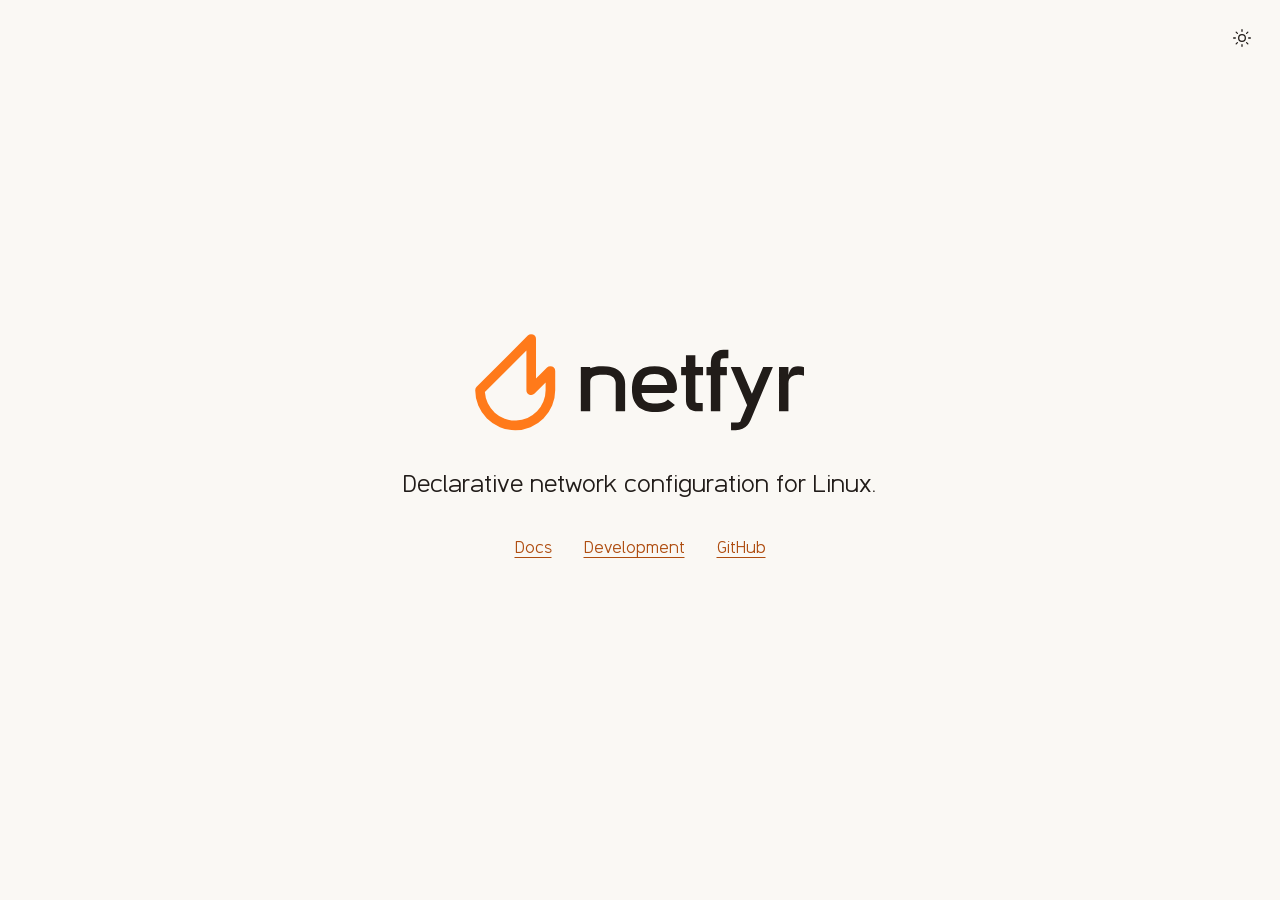
<file: public/index.html>
<!doctype html>
<html lang="en" data-ui-theme prefix="og: https://ogp.me/ns#">
  <head>
    <meta charset="utf-8">
    <meta name="viewport" content="width=device-width, initial-scale=1">
    <meta name="description" content="Declarative network configuration for Linux.">
    <meta name="theme-color" content="#faf8f4" media="(prefers-color-scheme: light)">
    <meta name="theme-color" content="#211c19" media="(prefers-color-scheme: dark)">
    <script>
      try {
        const mode = localStorage.getItem('netfyr-theme');
        if (mode === 'light' || mode === 'dark') {
          document.documentElement.dataset.uiMode = mode;
          document.querySelectorAll('meta[name="theme-color"]').forEach(meta => {
            meta.content = mode === 'dark' ? '#211c19' : '#faf8f4';
          });
        }
      } catch {}
    </script>
    <title>netfyr · Declarative network configuration for Linux</title>
    <link rel="canonical" href="https://netfyr.io/">
    <meta property="og:type" content="website">
    <meta property="og:site_name" content="netfyr">
    <meta property="og:title" content="netfyr · Declarative network configuration for Linux">
    <meta property="og:description" content="Declarative network configuration for Linux.">
    <meta property="og:url" content="https://netfyr.io/">
    <meta property="og:image" content="https://netfyr.io/assets/social/peering.jpg">
    <meta property="og:image:type" content="image/jpeg">
    <meta property="og:image:width" content="1200">
    <meta property="og:image:height" content="630">
    <meta property="og:image:alt" content="Two groups of terminal-style network nodes joined by an orange connection on a dark screen.">
    <meta name="twitter:card" content="summary_large_image">
    <meta name="twitter:title" content="netfyr · Declarative network configuration for Linux">
    <meta name="twitter:description" content="Declarative network configuration for Linux.">
    <meta name="twitter:image" content="https://netfyr.io/assets/social/peering.jpg">
    <meta name="twitter:image:alt" content="Two groups of terminal-style network nodes joined by an orange connection on a dark screen.">
    <link rel="icon" href="assets/netfyr-mark-orange.svg" type="image/svg+xml">
    <link rel="preload" href="assets/netfyrsans-Regular.woff2" as="font" type="font/woff2" crossorigin>
    <link rel="stylesheet" href="styles.css">
    <link rel="stylesheet" href="ui/theme.css">
    <script type="module" src="brand.js"></script>
    <script type="module" src="theme.js"></script>
  </head>
  <body class="landing">
    <button class="ui-theme-toggle" type="button" data-ui-theme-toggle aria-label="Switch theme" hidden>
      <svg data-ui-theme-icon="light" viewBox="0 0 24 24" aria-hidden="true" hidden><circle cx="12" cy="12" r="4"/><path d="M12 2v2m0 16v2M2 12h2m16 0h2M5 5l1.5 1.5m11 11L19 19M5 19l1.5-1.5m11-11L19 5"/></svg>
      <svg data-ui-theme-icon="dark" viewBox="0 0 24 24" aria-hidden="true" hidden><path d="M20 14a8.5 8.5 0 0 1-10-10A8.5 8.5 0 1 0 20 14Z"/></svg>
    </button>
    <main>
      <h1 class="brand">
        <svg class="flame-svg flame-lockup" xmlns="http://www.w3.org/2000/svg" viewBox="0 0 440 128" width="440" height="128" role="img" aria-label="netfyr">
          <g class="flame-body"><path fill="#FF7A1A" transform="translate(0 -2)" d="M90 12a6 6 0 0 0-10.24264-4.24264L15.75736 71.75736A6 6 0 0 0 14 76a50 50 0 0 0 100 0V52a6 6 0 0 0-10.24264-4.24264L90 61.51472ZM78 26.48528V76a6 6 0 0 0 10.24264 4.24264L102 66.48528V76A38 38 0 0 1 26.07643 78.40885Z"/></g>
          <path fill="var(--text)" transform="translate(140.010695 100.470588) scale(0.106951872 -0.106951872)" d="M56 0V338V520H166V504Q192 514 220 520Q241 524 266 526Q291 528 316 528Q342 528 368 525Q394 522 416 516Q438 510 461 500Q483 489 499 477Q516 464 531 446Q546 427 555 408Q564 390 569 367Q574 343 574 319V0H464V319Q464 336 462 347Q459 358 454 370Q449 381 444 388Q438 394 429 401Q419 408 409 413Q399 417 384 421Q369 425 353 427Q337 429 316 429Q294 429 277 428Q259 426 243 423Q228 420 218 417Q207 413 198 407Q189 401 185 397Q180 392 175 383Q170 374 168 364Q166 354 166 338V0ZM920 -8Q891 -8 862 -4Q833 0 809 8Q785 16 762 30Q738 44 721 61Q704 78 691 101Q677 124 669 148Q662 172 658 201Q654 229 654 260Q654 290 658 319Q661 347 669 371Q676 395 690 418Q703 441 719 458Q735 475 759 490Q782 504 807 512Q831 520 860 524Q889 528 919 528Q946 528 974 524Q1002 520 1025 513Q1048 505 1071 492Q1094 478 1111 461Q1127 445 1141 423Q1155 400 1164 376Q1171 353 1176 324Q1180 295 1180 265Q1180 251 1173 240Q1165 229 1153 222Q1140 215 1125 215H766Q769 194 775 175Q781 158 787 148Q793 137 803 127Q813 117 823 112Q832 106 847 101Q863 96 880 94Q897 91 920 91Q952 91 975 94Q997 97 1017 104Q1036 110 1049 118Q1061 126 1074 139L1156 73Q1137 54 1111 38Q1085 21 1056 11Q1028 2 993 -3Q958 -8 920 -8ZM768 307H1066Q1064 327 1058 344Q1053 362 1047 374Q1040 386 1030 397Q1020 408 1011 414Q1001 420 987 425Q971 431 956 434Q940 436 919 436Q895 436 878 434Q861 431 845 425Q830 419 821 413Q811 407 802 396Q792 384 786 372Q780 360 775 341Q770 325 768 307ZM1432 0Q1420 0 1407 1Q1393 2 1382 4Q1369 7 1355 13Q1340 19 1329 26Q1319 34 1309 48Q1299 61 1294 74Q1290 85 1288 101Q1285 116 1285 132V421H1229V520H1285V656H1395V520H1485V421H1395V132Q1395 121 1396 116Q1397 110 1398 106L1399 103H1400L1401 102L1406 101Q1415 99 1432 99H1481V0ZM1576 0V421H1525V520H1576V556Q1576 578 1579 598Q1582 618 1587 632Q1593 649 1605 665Q1616 681 1629 690Q1641 700 1659 707Q1677 713 1692 716Q1706 718 1723 719Q1739 720 1754 720H1781V621H1754Q1741 621 1731 621Q1721 620 1713 619Q1705 617 1704 617Q1702 616 1699 614Q1695 611 1695 610Q1694 609 1692 602Q1689 594 1688 584Q1686 573 1686 556V520H1763V421H1686V0ZM1812 -220V-130H1867Q1884 -130 1895 -129Q1905 -128 1911 -125Q1917 -123 1921 -117Q1924 -111 1928 -101Q1931 -92 1937 -78L2000 72L1809 520H1922L2056 205L2188 520H2301L2041 -100Q2026 -134 2003 -161Q1979 -188 1946 -204Q1912 -220 1867 -220ZM2373 0V520H2483V424Q2492 464 2507 487Q2522 509 2544 519Q2565 528 2594 528Q2613 528 2630 525Q2647 522 2665 516V415Q2634 429 2597 429Q2574 429 2554 423Q2533 417 2517 405Q2501 393 2492 374Q2483 355 2483 329V0Z"/>
        </svg>
      </h1>
      <p>Declarative network configuration for Linux.</p>
      <nav aria-label="Project links">
        <a href="https://docs.netfyr.io/">Docs</a>
        <a href="development/">Development</a>
        <a href="https://github.com/netfyr/netfyr">GitHub</a>
      </nav>
    </main>
  </body>
</html>
</file>
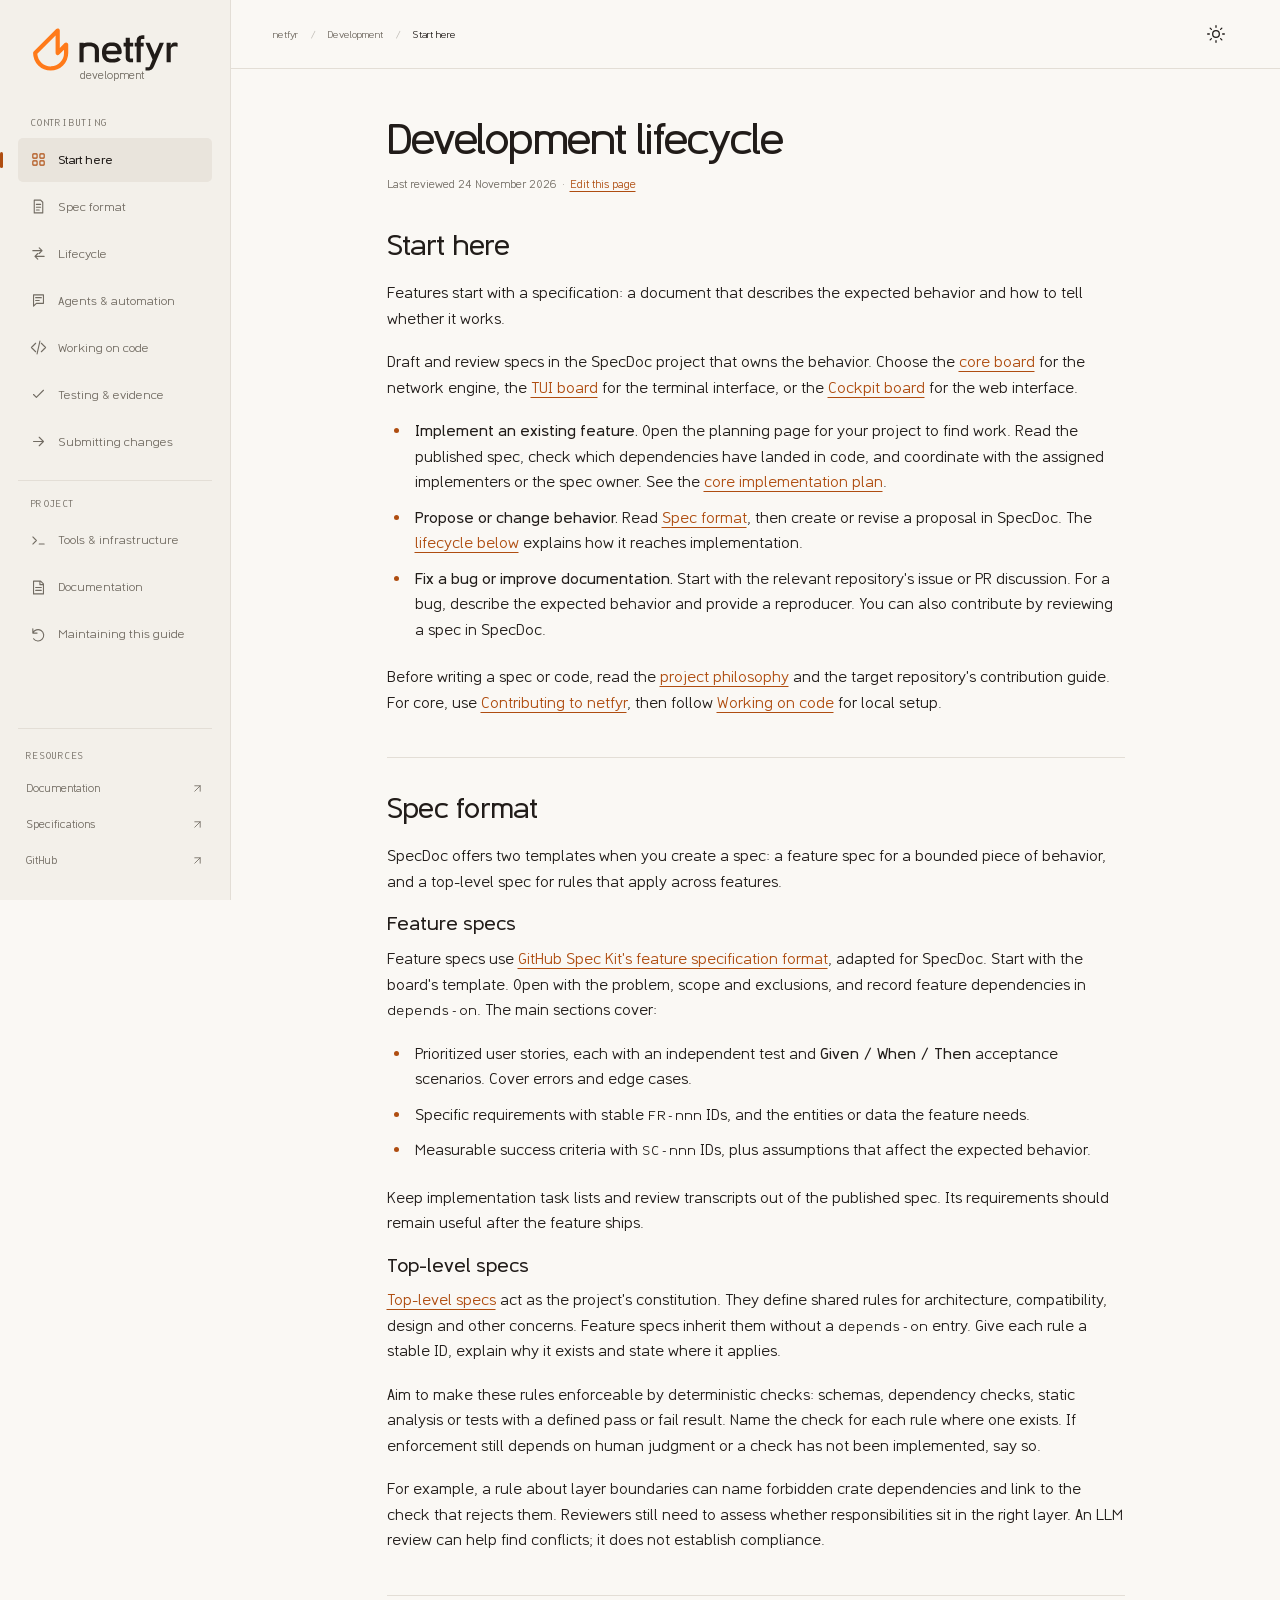
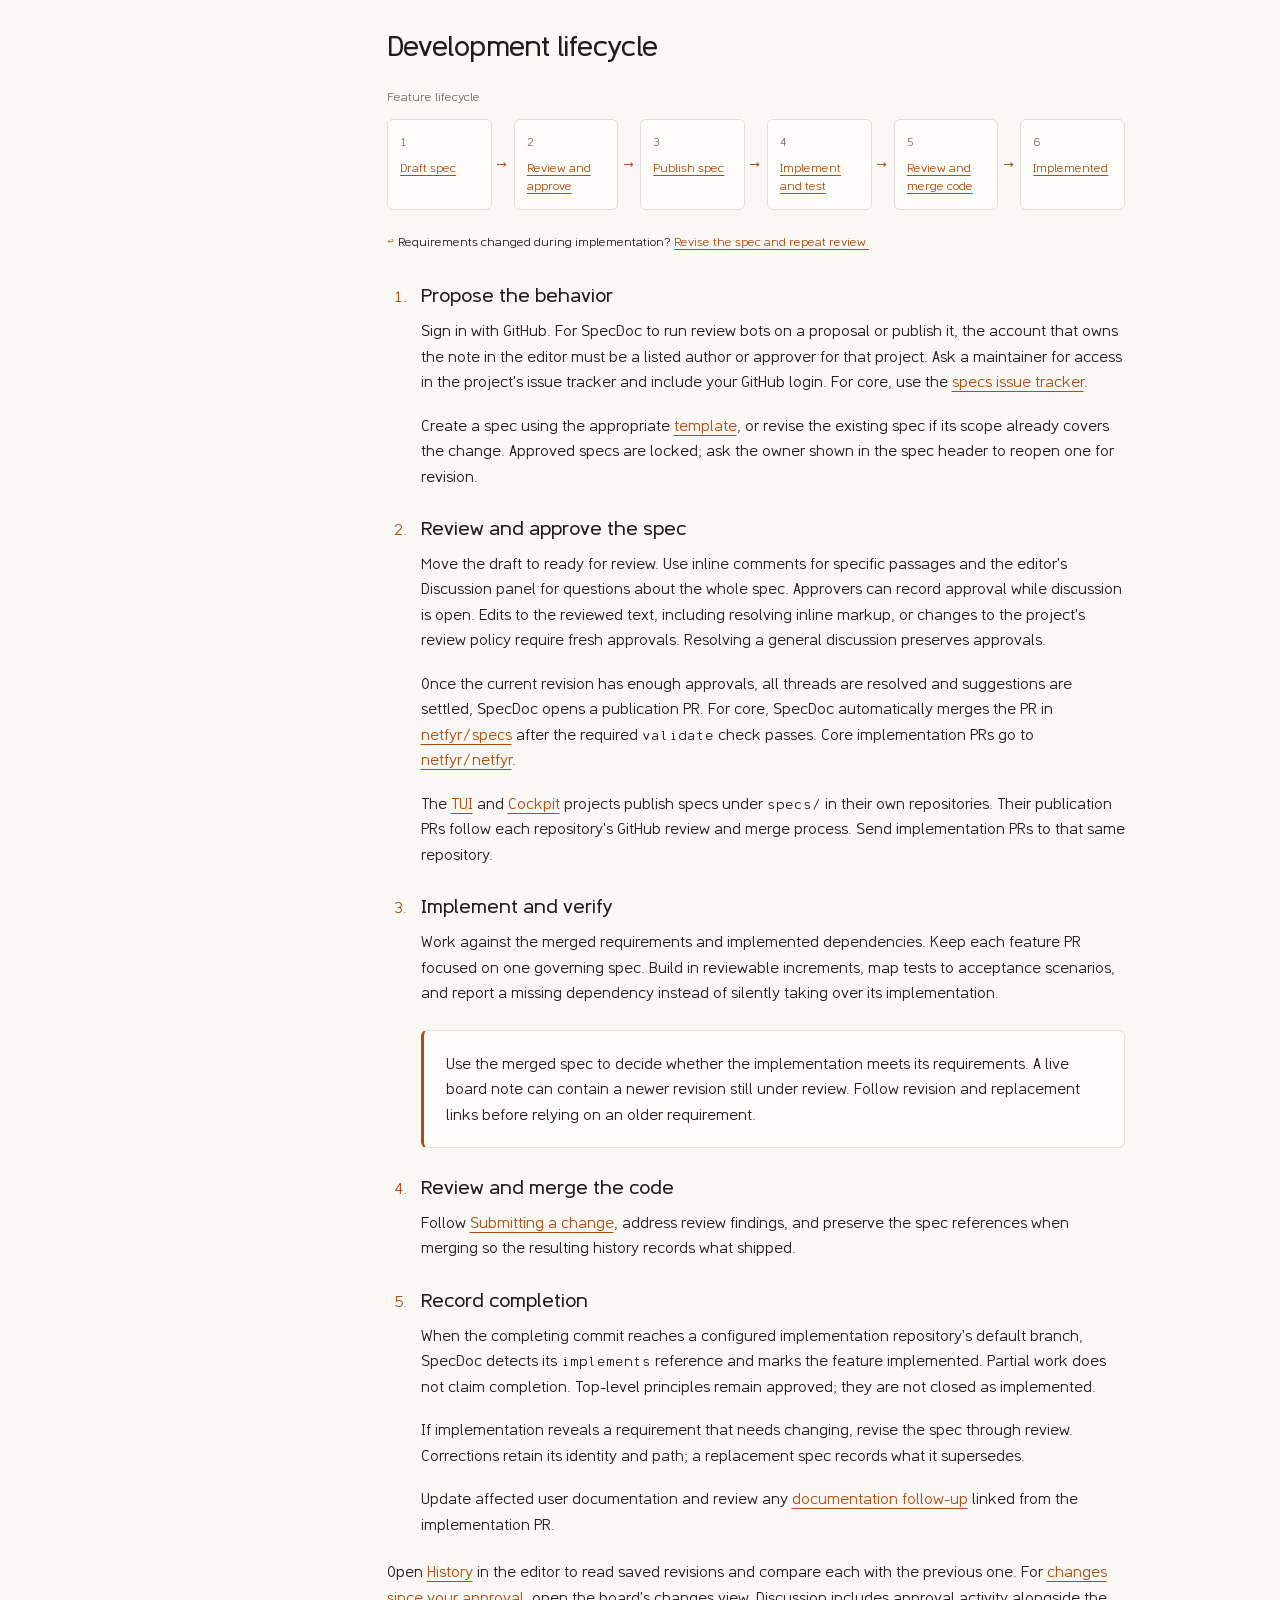
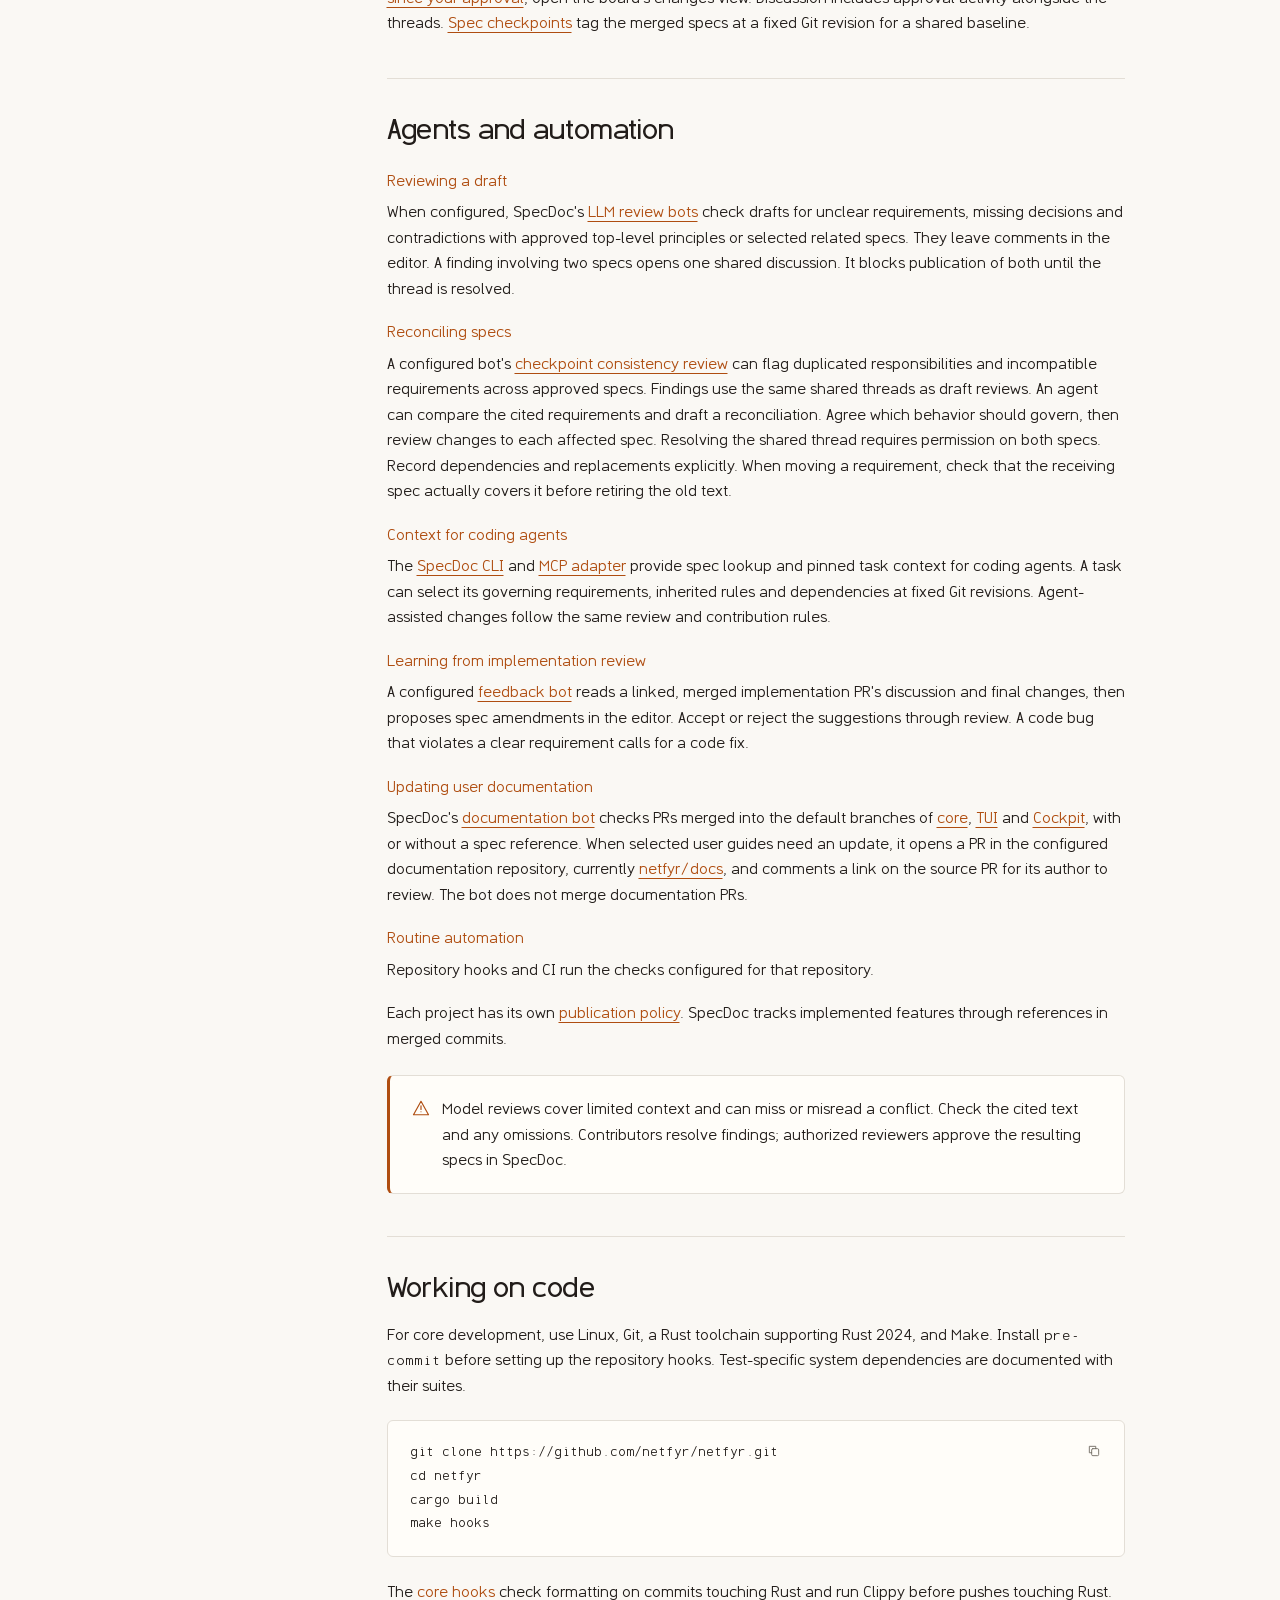
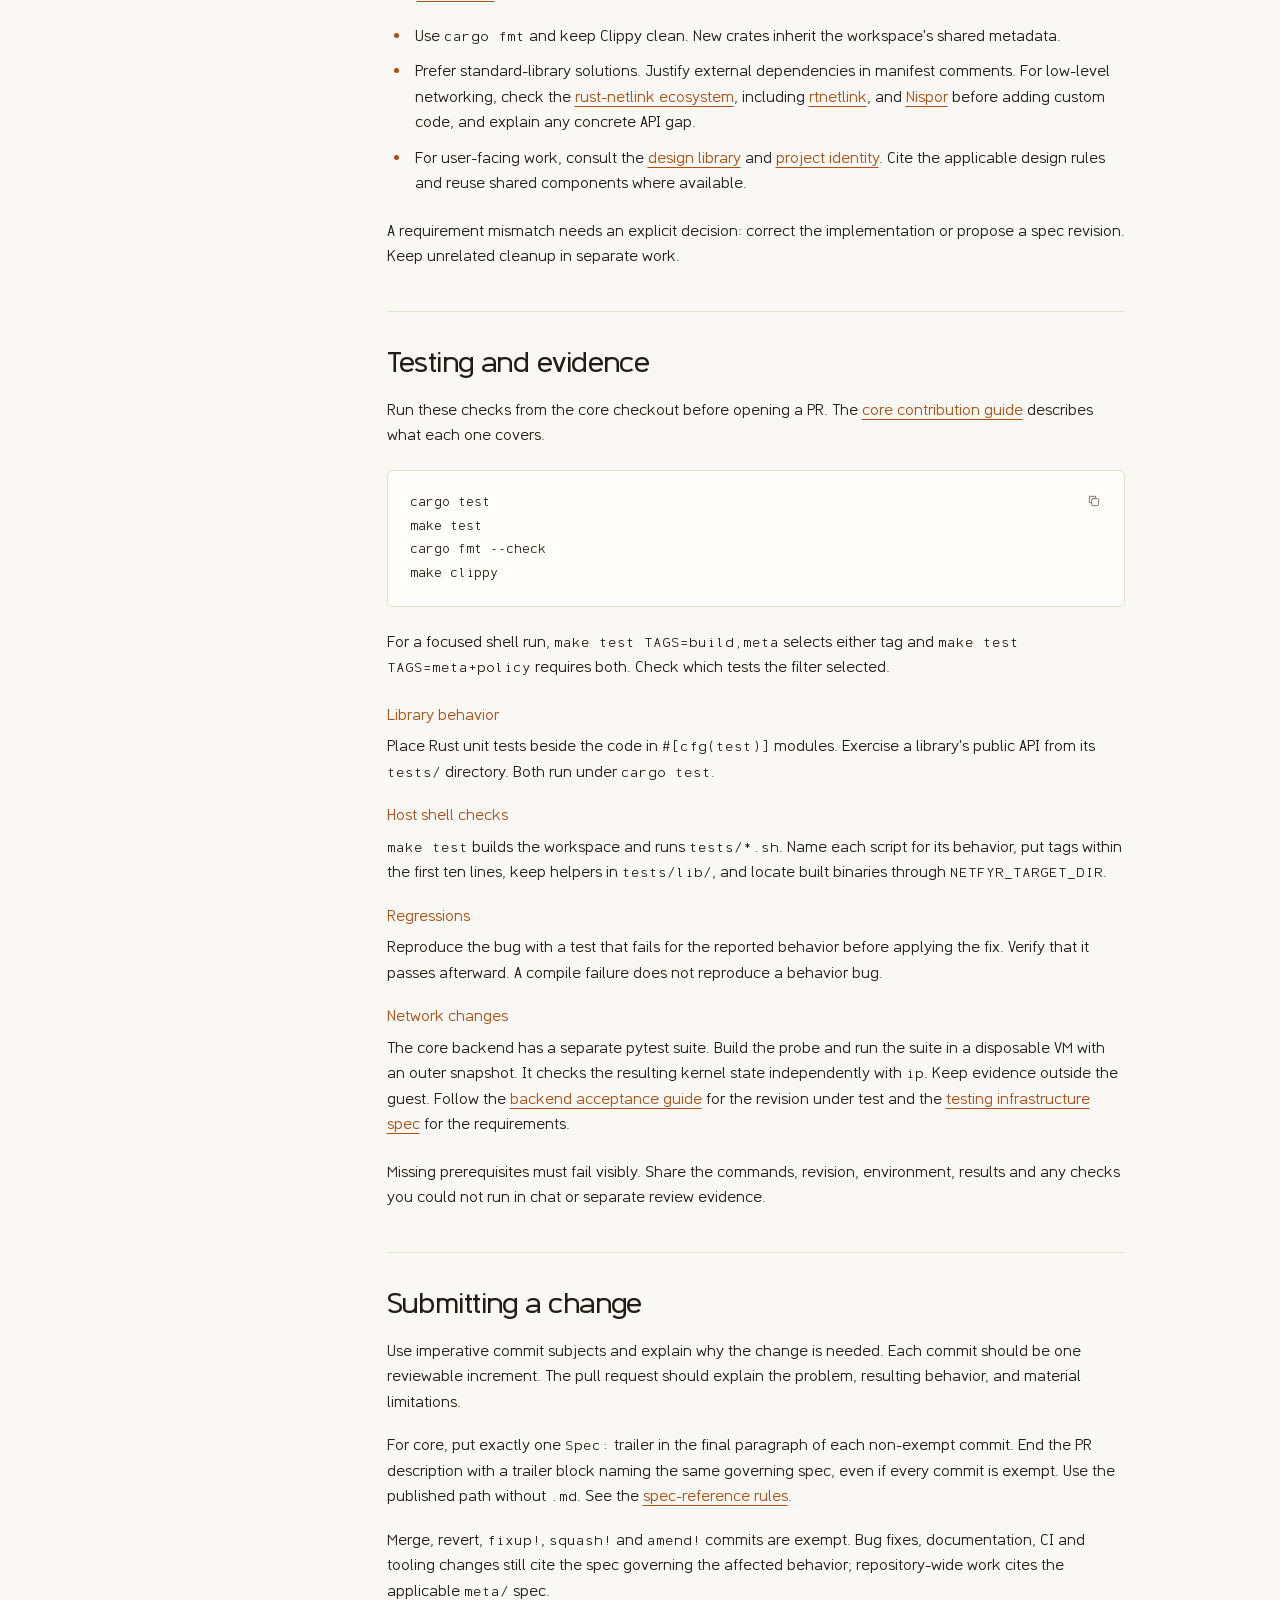
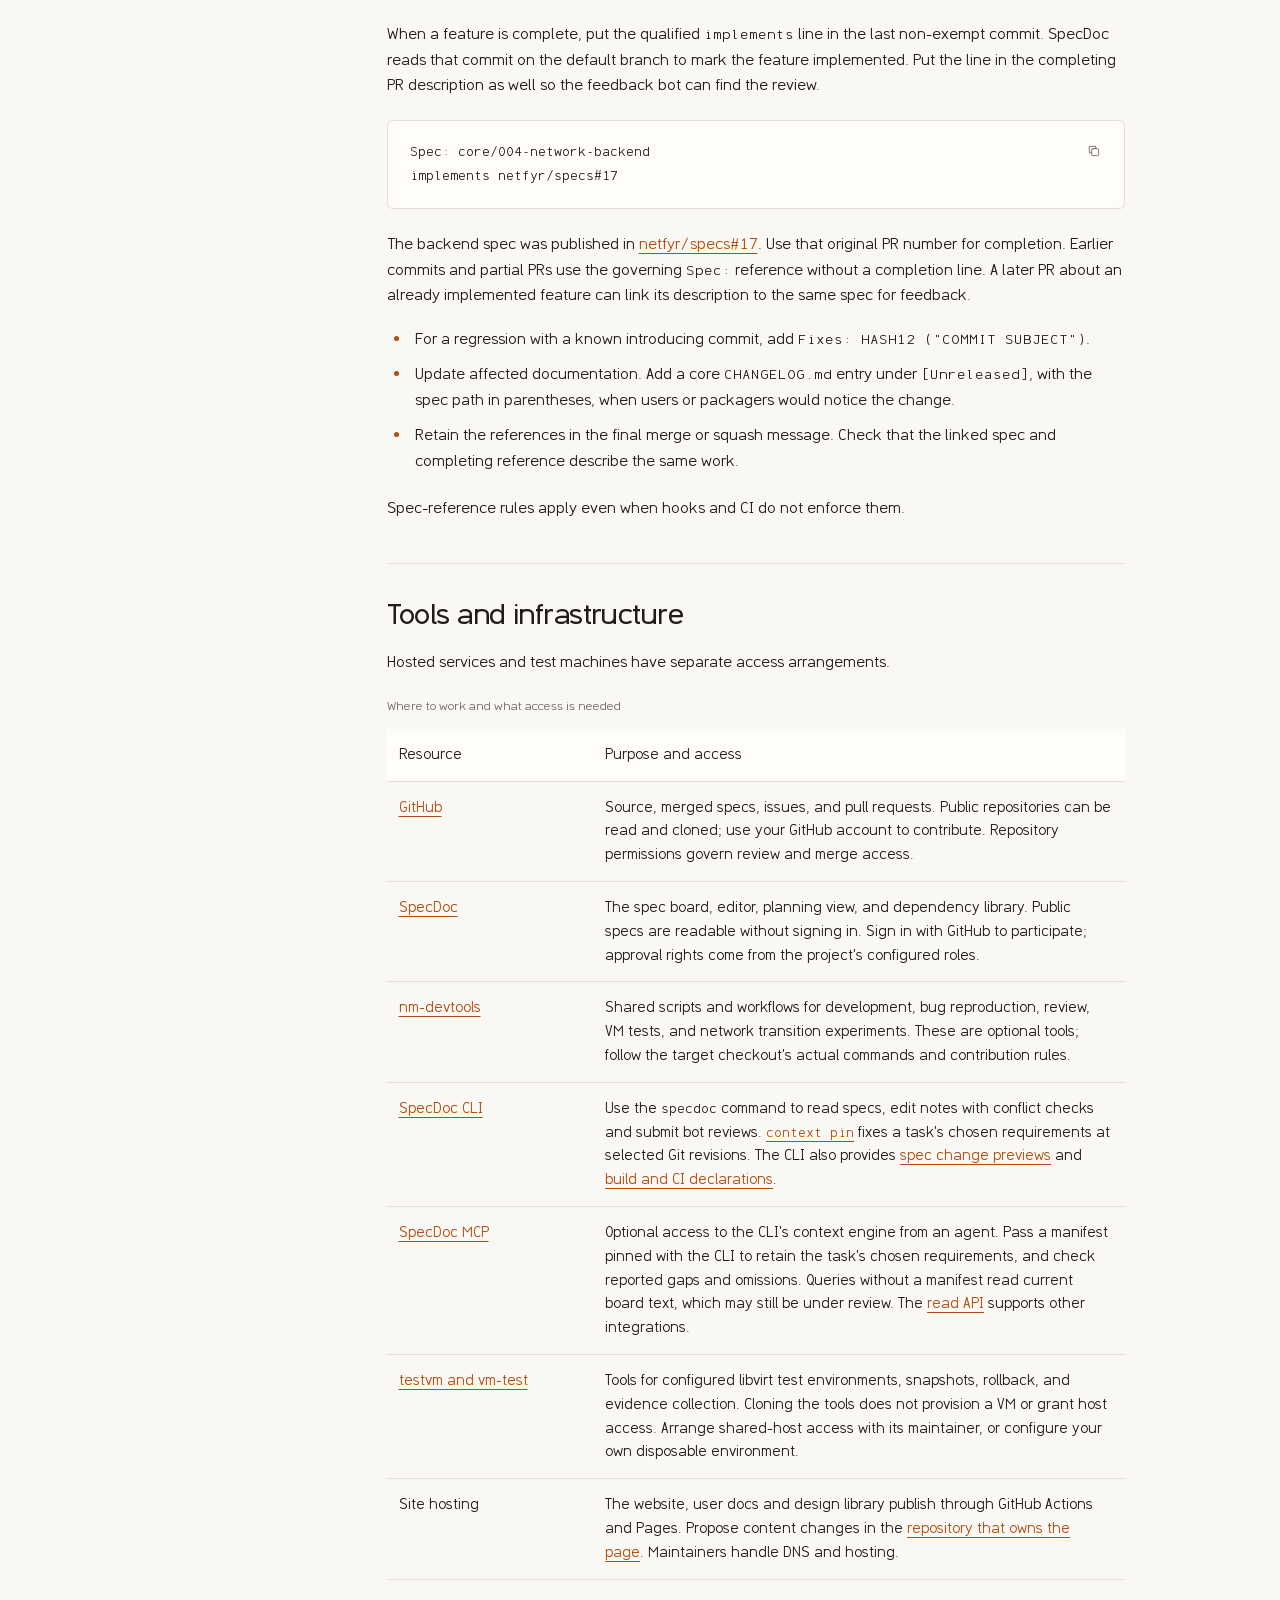
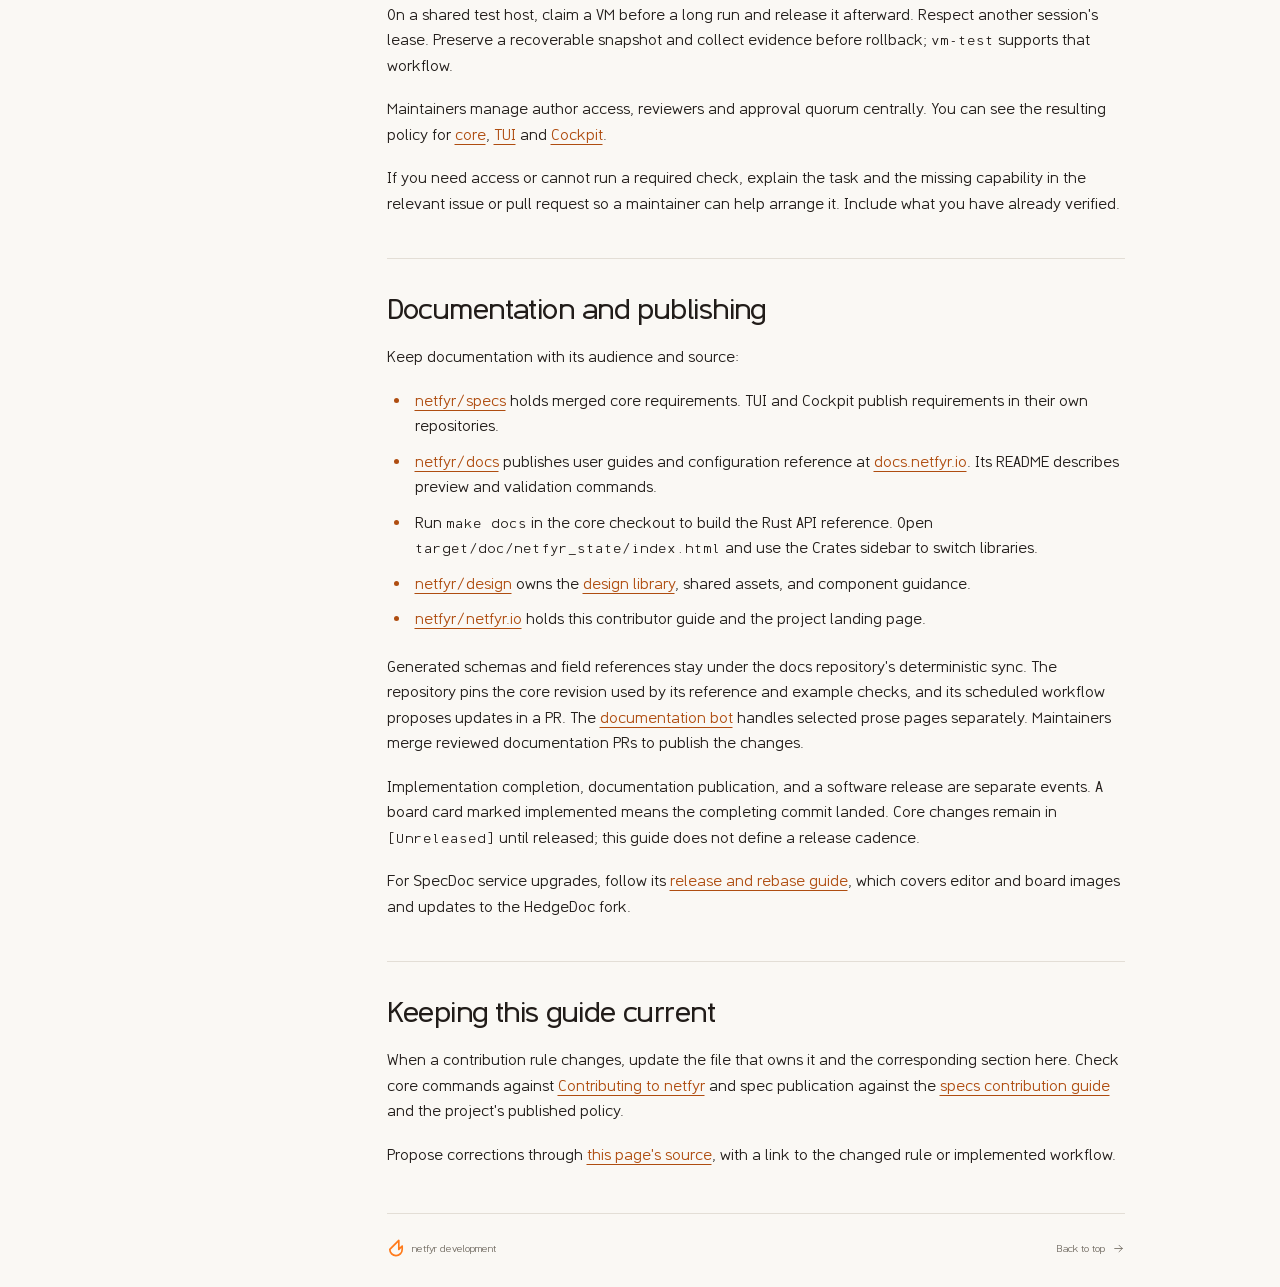
<file: public/development/index.html>
<!doctype html>
<html lang="en" data-ui-theme prefix="og: https://ogp.me/ns#">
  <head>
    <meta charset="utf-8">
    <meta name="viewport" content="width=device-width, initial-scale=1">
    <meta name="description" content="A contributor's guide to netfyr: specifications, implementation, testing, review, development tools, and infrastructure.">
    <meta name="theme-color" content="#faf8f4" media="(prefers-color-scheme: light)">
    <meta name="theme-color" content="#211c19" media="(prefers-color-scheme: dark)">
    <script>
      try {
        const mode = localStorage.getItem('netfyr-theme');
        if (mode === 'light' || mode === 'dark') {
          document.documentElement.dataset.uiMode = mode;
          document.querySelectorAll('meta[name="theme-color"]').forEach(meta => {
            meta.content = mode === 'dark' ? '#211c19' : '#faf8f4';
          });
        }
      } catch {}
    </script>
    <title>Development lifecycle · netfyr</title>
    <link rel="canonical" href="https://netfyr.io/development/">
    <meta property="og:type" content="website">
    <meta property="og:site_name" content="netfyr">
    <meta property="og:title" content="Development lifecycle · netfyr">
    <meta property="og:description" content="A contributor's guide to netfyr: specifications, implementation, testing, review, development tools, and infrastructure.">
    <meta property="og:url" content="https://netfyr.io/development/">
    <meta property="og:image" content="https://netfyr.io/assets/social/wireless.jpg">
    <meta property="og:image:type" content="image/jpeg">
    <meta property="og:image:width" content="1200">
    <meta property="og:image:height" content="630">
    <meta property="og:image:alt" content="A terminal-style wireless mast with orange signal strokes on a dark screen.">
    <meta name="twitter:card" content="summary_large_image">
    <meta name="twitter:title" content="Development lifecycle · netfyr">
    <meta name="twitter:description" content="A contributor's guide to netfyr: specifications, implementation, testing, review, development tools, and infrastructure.">
    <meta name="twitter:image" content="https://netfyr.io/assets/social/wireless.jpg">
    <meta name="twitter:image:alt" content="A terminal-style wireless mast with orange signal strokes on a dark screen.">
    <link rel="icon" href="../assets/netfyr-mark-orange.svg" type="image/svg+xml">
    <link rel="preload" href="../assets/netfyrsans-Regular.woff2" as="font" type="font/woff2" crossorigin>
    <link rel="preload" href="../assets/netfyrsans-SemiBold.woff2" as="font" type="font/woff2" crossorigin>
    <link rel="stylesheet" href="../styles.css">
    <link rel="stylesheet" href="../ui/theme.css">
    <link rel="stylesheet" href="development.css">
    <script type="module" src="../brand.js"></script>
    <script type="module" src="../theme.js"></script>
    <script src="development.js" defer></script>
  </head>
  <body>
    <a class="skip-link" href="#content">Skip to content</a>
    <div class="sidebar-backdrop" id="guide-backdrop" hidden></div>
    <aside class="sidebar" id="guide-sidebar" aria-label="Development navigation">
      <a class="brand" href="../" aria-label="netfyr home">
        <svg class="flame-svg flame-lockup" xmlns="http://www.w3.org/2000/svg" viewBox="0 0 440 128" width="155" height="45" role="img" aria-label="netfyr">
          <g class="flame-body"><path fill="#FF7A1A" transform="translate(0 -2)" d="M90 12a6 6 0 0 0-10.24264-4.24264L15.75736 71.75736A6 6 0 0 0 14 76a50 50 0 0 0 100 0V52a6 6 0 0 0-10.24264-4.24264L90 61.51472ZM78 26.48528V76a6 6 0 0 0 10.24264 4.24264L102 66.48528V76A38 38 0 0 1 26.07643 78.40885Z"/></g>
          <path fill="var(--text)" transform="translate(140.010695 100.470588) scale(0.106951872 -0.106951872)" d="M56 0V338V520H166V504Q192 514 220 520Q241 524 266 526Q291 528 316 528Q342 528 368 525Q394 522 416 516Q438 510 461 500Q483 489 499 477Q516 464 531 446Q546 427 555 408Q564 390 569 367Q574 343 574 319V0H464V319Q464 336 462 347Q459 358 454 370Q449 381 444 388Q438 394 429 401Q419 408 409 413Q399 417 384 421Q369 425 353 427Q337 429 316 429Q294 429 277 428Q259 426 243 423Q228 420 218 417Q207 413 198 407Q189 401 185 397Q180 392 175 383Q170 374 168 364Q166 354 166 338V0ZM920 -8Q891 -8 862 -4Q833 0 809 8Q785 16 762 30Q738 44 721 61Q704 78 691 101Q677 124 669 148Q662 172 658 201Q654 229 654 260Q654 290 658 319Q661 347 669 371Q676 395 690 418Q703 441 719 458Q735 475 759 490Q782 504 807 512Q831 520 860 524Q889 528 919 528Q946 528 974 524Q1002 520 1025 513Q1048 505 1071 492Q1094 478 1111 461Q1127 445 1141 423Q1155 400 1164 376Q1171 353 1176 324Q1180 295 1180 265Q1180 251 1173 240Q1165 229 1153 222Q1140 215 1125 215H766Q769 194 775 175Q781 158 787 148Q793 137 803 127Q813 117 823 112Q832 106 847 101Q863 96 880 94Q897 91 920 91Q952 91 975 94Q997 97 1017 104Q1036 110 1049 118Q1061 126 1074 139L1156 73Q1137 54 1111 38Q1085 21 1056 11Q1028 2 993 -3Q958 -8 920 -8ZM768 307H1066Q1064 327 1058 344Q1053 362 1047 374Q1040 386 1030 397Q1020 408 1011 414Q1001 420 987 425Q971 431 956 434Q940 436 919 436Q895 436 878 434Q861 431 845 425Q830 419 821 413Q811 407 802 396Q792 384 786 372Q780 360 775 341Q770 325 768 307ZM1432 0Q1420 0 1407 1Q1393 2 1382 4Q1369 7 1355 13Q1340 19 1329 26Q1319 34 1309 48Q1299 61 1294 74Q1290 85 1288 101Q1285 116 1285 132V421H1229V520H1285V656H1395V520H1485V421H1395V132Q1395 121 1396 116Q1397 110 1398 106L1399 103H1400L1401 102L1406 101Q1415 99 1432 99H1481V0ZM1576 0V421H1525V520H1576V556Q1576 578 1579 598Q1582 618 1587 632Q1593 649 1605 665Q1616 681 1629 690Q1641 700 1659 707Q1677 713 1692 716Q1706 718 1723 719Q1739 720 1754 720H1781V621H1754Q1741 621 1731 621Q1721 620 1713 619Q1705 617 1704 617Q1702 616 1699 614Q1695 611 1695 610Q1694 609 1692 602Q1689 594 1688 584Q1686 573 1686 556V520H1763V421H1686V0ZM1812 -220V-130H1867Q1884 -130 1895 -129Q1905 -128 1911 -125Q1917 -123 1921 -117Q1924 -111 1928 -101Q1931 -92 1937 -78L2000 72L1809 520H1922L2056 205L2188 520H2301L2041 -100Q2026 -134 2003 -161Q1979 -188 1946 -204Q1912 -220 1867 -220ZM2373 0V520H2483V424Q2492 464 2507 487Q2522 509 2544 519Q2565 528 2594 528Q2613 528 2630 525Q2647 522 2665 516V415Q2634 429 2597 429Q2574 429 2554 423Q2533 417 2517 405Q2501 393 2492 374Q2483 355 2483 329V0Z"/>
        </svg>
        <span class="brand-subtitle">development</span>
      </a>
      <button class="icon-button mobile-close" id="guide-close-menu" type="button" aria-label="Close navigation" hidden><svg class="icon" viewBox="0 0 24 24" aria-hidden="true"><path d="m6 6 12 12M18 6 6 18"/></svg></button>
      <nav class="section-navigation" aria-label="Guide sections">
        <p class="nav-label">Contributing</p>
        <a class="nav-link" href="#start" aria-current="location"><svg class="icon" viewBox="0 0 24 24" aria-hidden="true"><rect x="4" y="4" width="6" height="6" rx="1"/><rect x="14" y="4" width="6" height="6" rx="1"/><rect x="4" y="14" width="6" height="6" rx="1"/><rect x="14" y="14" width="6" height="6" rx="1"/></svg><span>Start here</span></a>
        <a class="nav-link" href="#spec-format"><svg class="icon" viewBox="0 0 24 24" aria-hidden="true"><path d="M6 3h9l3 3v15H6ZM9 9h6M9 13h6M9 17h4"/></svg><span>Spec format</span></a>
        <a class="nav-link" href="#lifecycle"><svg class="icon" viewBox="0 0 24 24" aria-hidden="true"><path d="M4 8h13m-4-4 4 4-4 4M20 16H7m4-4-4 4 4 4"/></svg><span>Lifecycle</span></a>
        <a class="nav-link" href="#automation"><svg class="icon" viewBox="0 0 24 24" aria-hidden="true"><path d="M5 4h14v12H9l-4 4ZM8 8h8M8 12h5"/></svg><span>Agents &amp; automation</span></a>
        <a class="nav-link" href="#working-on-code"><svg class="icon" viewBox="0 0 24 24" aria-hidden="true"><path d="m8 6-6 6 6 6m8-12 6 6-6 6M14 3l-4 18"/></svg><span>Working on code</span></a>
        <a class="nav-link" href="#testing"><svg class="icon" viewBox="0 0 24 24" aria-hidden="true"><path d="m5 12 4 4L19 6"/></svg><span>Testing &amp; evidence</span></a>
        <a class="nav-link" href="#submitting"><svg class="icon" viewBox="0 0 24 24" aria-hidden="true"><path d="M5 12h14m-6-6 6 6-6 6"/></svg><span>Submitting changes</span></a>
        <hr class="nav-divider">
        <p class="nav-label">Project</p>
        <a class="nav-link" href="#tools"><svg class="icon" viewBox="0 0 24 24" aria-hidden="true"><path d="m4 7 5 5-5 5m9 0h7"/></svg><span>Tools &amp; infrastructure</span></a>
        <a class="nav-link" href="#documentation"><svg class="icon" viewBox="0 0 24 24" aria-hidden="true"><path d="M5 3h10l4 4v14H5ZM14 3v5h5M8 12h8M8 16h8"/></svg><span>Documentation</span></a>
        <a class="nav-link" href="#maintaining"><svg class="icon" viewBox="0 0 24 24" aria-hidden="true"><path d="M4 10a8 8 0 1 1 1 8M4 4v6h6"/></svg><span>Maintaining this guide</span></a>
      </nav>
      <div class="sidebar-footer">
        <p class="nav-label">Resources</p>
        <nav aria-label="Project links">
          <a href="https://docs.netfyr.io/">Documentation <svg class="icon" viewBox="0 0 24 24" aria-hidden="true"><path d="M7 17 17 7M7 7h10v10"/></svg></a>
          <a href="https://specs.netfyr.io/?ns=netfyr%2Fspecs">Specifications <svg class="icon" viewBox="0 0 24 24" aria-hidden="true"><path d="M7 17 17 7M7 7h10v10"/></svg></a>
          <a href="https://github.com/netfyr/netfyr">GitHub <svg class="icon" viewBox="0 0 24 24" aria-hidden="true"><path d="M7 17 17 7M7 7h10v10"/></svg></a>
        </nav>
      </div>
    </aside>
    <div class="workspace" id="guide-workspace">
      <header class="topbar">
        <button class="icon-button mobile-menu" id="guide-open-menu" type="button" aria-label="Open navigation" aria-expanded="false" aria-controls="guide-sidebar" hidden><svg class="icon" viewBox="0 0 24 24" aria-hidden="true"><path d="M4 6h16M4 12h16M4 18h16"/></svg></button>
        <nav class="breadcrumb" aria-label="Breadcrumb"><a href="../">netfyr</a><span aria-hidden="true">/</span><span>Development</span><span aria-hidden="true">/</span><strong id="guide-current-section">Start here</strong></nav>
        <button class="ui-theme-toggle" type="button" data-ui-theme-toggle aria-label="Switch theme" hidden>
          <svg data-ui-theme-icon="light" viewBox="0 0 24 24" aria-hidden="true" hidden><circle cx="12" cy="12" r="4"/><path d="M12 2v2m0 16v2M2 12h2m16 0h2M5 5l1.5 1.5m11 11L19 19M5 19l1.5-1.5m11-11L19 5"/></svg>
          <svg data-ui-theme-icon="dark" viewBox="0 0 24 24" aria-hidden="true" hidden><path d="M20 14a8.5 8.5 0 0 1-10-10A8.5 8.5 0 1 0 20 14Z"/></svg>
        </button>
      </header>
      <main class="page-layout" id="content" tabindex="-1">
      <header class="article-header">
        <h1>Development lifecycle</h1>
        <p class="page-meta">Last reviewed <time datetime="2026-11-24">24 November 2026</time> · <a href="https://github.com/netfyr/netfyr.io/edit/main/public/development/index.html">Edit this page</a></p>
      </header>
      <div class="article-body">
        <section aria-labelledby="start">
          <h2 id="start">Start here</h2>
          <p>Features start with a specification: a document that describes the expected behavior and how to tell whether it works.</p>
          <p>Draft and review specs in the SpecDoc project that owns the behavior. Choose the <a href="https://specs.netfyr.io/?ns=netfyr%2Fspecs">core board</a> for the network engine, the <a href="https://specs.netfyr.io/?ns=netfyr%2Ftui">TUI board</a> for the terminal interface, or the <a href="https://specs.netfyr.io/?ns=netfyr%2Fcockpit">Cockpit board</a> for the web interface.</p>
          <ul>
            <li><strong>Implement an existing feature.</strong> Open the planning page for your project to find work. Read the published spec, check which dependencies have landed in code, and coordinate with the assigned implementers or the spec owner. See the <a href="https://specs.netfyr.io/roadmap?ns=netfyr%2Fspecs">core implementation plan</a>.</li>
            <li><strong>Propose or change behavior.</strong> Read <a href="#spec-format">Spec format</a>, then create or revise a proposal in SpecDoc. The <a href="#lifecycle">lifecycle below</a> explains how it reaches implementation.</li>
            <li><strong>Fix a bug or improve documentation.</strong> Start with the relevant repository's issue or PR discussion. For a bug, describe the expected behavior and provide a reproducer. You can also contribute by reviewing a spec in SpecDoc.</li>
          </ul>
          <p>Before writing a spec or code, read the <a href="https://github.com/netfyr/specs/blob/main/netfyr-philosophy.md">project philosophy</a> and the target repository's contribution guide. For core, use <a href="https://github.com/netfyr/netfyr/blob/main/CONTRIBUTING.md">Contributing to netfyr</a>, then follow <a href="#working-on-code">Working on code</a> for local setup.</p>
        </section>

        <section aria-labelledby="spec-format">
          <h2 id="spec-format">Spec format</h2>
          <p>SpecDoc offers two templates when you create a spec: a feature spec for a bounded piece of behavior, and a top-level spec for rules that apply across features.</p>
          <h3>Feature specs</h3>
          <p>Feature specs use <a href="https://github.com/github/spec-kit/blob/main/templates/spec-template.md">GitHub Spec Kit's feature specification format</a>, adapted for SpecDoc. Start with the board's template. Open with the problem, scope and exclusions, and record feature dependencies in <code>depends-on</code>. The main sections cover:</p>
          <ul>
            <li>Prioritized user stories, each with an independent test and <strong>Given / When / Then</strong> acceptance scenarios. Cover errors and edge cases.</li>
            <li>Specific requirements with stable <code>FR-nnn</code> IDs, and the entities or data the feature needs.</li>
            <li>Measurable success criteria with <code>SC-nnn</code> IDs, plus assumptions that affect the expected behavior.</li>
          </ul>
          <p>Keep implementation task lists and review transcripts out of the published spec. Its requirements should remain useful after the feature ships.</p>
          <h3>Top-level specs</h3>
          <p><a href="https://specdoc.josie.cloud/spec-lifecycle/#top-level-specs">Top-level specs</a> act as the project's constitution. They define shared rules for architecture, compatibility, design and other concerns. Feature specs inherit them without a <code>depends-on</code> entry. Give each rule a stable ID, explain why it exists and state where it applies.</p>
          <p>Aim to make these rules enforceable by deterministic checks: schemas, dependency checks, static analysis or tests with a defined pass or fail result. Name the check for each rule where one exists. If enforcement still depends on human judgment or a check has not been implemented, say so.</p>
          <p>For example, a rule about layer boundaries can name forbidden crate dependencies and link to the check that rejects them. Reviewers still need to assess whether responsibilities sit in the right layer. An LLM review can help find conflicts; it does not establish compliance.</p>
        </section>

        <section aria-labelledby="lifecycle">
          <h2 id="lifecycle">Development lifecycle</h2>
          <figure class="lifecycle-diagram">
            <figcaption id="lifecycle-diagram-caption">Feature lifecycle</figcaption>
            <ol class="lifecycle-flow" aria-labelledby="lifecycle-diagram-caption" role="list">
              <li><span class="flow-number" aria-hidden="true">1</span><a href="#propose-behavior">Draft spec</a><span class="flow-arrow" aria-hidden="true">→</span></li>
              <li><span class="flow-number" aria-hidden="true">2</span><a href="#review-spec">Review and approve</a><span class="flow-arrow" aria-hidden="true">→</span></li>
              <li><span class="flow-number" aria-hidden="true">3</span><a href="#merge-spec">Publish spec</a><span class="flow-arrow" aria-hidden="true">→</span></li>
              <li><span class="flow-number" aria-hidden="true">4</span><a href="#implement-verify">Implement and test</a><span class="flow-arrow" aria-hidden="true">→</span></li>
              <li><span class="flow-number" aria-hidden="true">5</span><a href="#review-code">Review and merge code</a><span class="flow-arrow" aria-hidden="true">→</span></li>
              <li><span class="flow-number" aria-hidden="true">6</span><a href="#close-loop">Implemented</a></li>
            </ol>
            <p class="flow-feedback"><span aria-hidden="true">↩</span> Requirements changed during implementation? <a href="#review-spec">Revise the spec and repeat review.</a></p>
          </figure>
          <ol class="stages">
            <li>
              <h3 id="propose-behavior">Propose the behavior</h3>
              <p>Sign in with GitHub. For SpecDoc to run review bots on a proposal or publish it, the account that owns the note in the editor must be a listed author or approver for that project. Ask a maintainer for access in the project's issue tracker and include your GitHub login. For core, use the <a href="https://github.com/netfyr/specs/issues">specs issue tracker</a>.</p>
              <p>Create a spec using the appropriate <a href="#spec-format">template</a>, or revise the existing spec if its scope already covers the change. Approved specs are locked; ask the owner shown in the spec header to reopen one for revision.</p>
            </li>
            <li>
              <h3 id="review-spec">Review and approve the spec</h3>
              <p>Move the draft to ready for review. Use inline comments for specific passages and the editor's Discussion panel for questions about the whole spec. Approvers can record approval while discussion is open. Edits to the reviewed text, including resolving inline markup, or changes to the project's review policy require fresh approvals. Resolving a general discussion preserves approvals.</p>
              <p id="merge-spec">Once the current revision has enough approvals, all threads are resolved and suggestions are settled, SpecDoc opens a publication PR. For core, SpecDoc automatically merges the PR in <a href="https://github.com/netfyr/specs/blob/main/CONTRIBUTING.md">netfyr/specs</a> after the required <code>validate</code> check passes. Core implementation PRs go to <a href="https://github.com/netfyr/netfyr">netfyr/netfyr</a>.</p>
              <p>The <a href="https://github.com/netfyr/tui">TUI</a> and <a href="https://github.com/netfyr/cockpit">Cockpit</a> projects publish specs under <code>specs/</code> in their own repositories. Their publication PRs follow each repository's GitHub review and merge process. Send implementation PRs to that same repository.</p>
            </li>
            <li>
              <h3 id="implement-verify">Implement and verify</h3>
              <p>Work against the merged requirements and implemented dependencies. Keep each feature PR focused on one governing spec. Build in reviewable increments, map tests to acceptance scenarios, and report a missing dependency instead of silently taking over its implementation.</p>
              <aside class="note" aria-label="Which requirements to use">
                <p>Use the merged spec to decide whether the implementation meets its requirements. A live board note can contain a newer revision still under review. Follow revision and replacement links before relying on an older requirement.</p>
              </aside>
            </li>
            <li>
              <h3 id="review-code">Review and merge the code</h3>
              <p>Follow <a href="#submitting">Submitting a change</a>, address review findings, and preserve the spec references when merging so the resulting history records what shipped.</p>
            </li>
            <li>
              <h3 id="close-loop">Record completion</h3>
              <p>When the completing commit reaches a configured implementation repository's default branch, SpecDoc detects its <code>implements</code> reference and marks the feature implemented. Partial work does not claim completion. Top-level principles remain approved; they are not closed as implemented.</p>
              <p>If implementation reveals a requirement that needs changing, revise the spec through review. Corrections retain its identity and path; a replacement spec records what it supersedes.</p>
              <p>Update affected user documentation and review any <a href="#documentation-followup">documentation follow-up</a> linked from the implementation PR.</p>
            </li>
          </ol>
          <p>Open <a href="https://specdoc.josie.cloud/spec-lifecycle/#what-changed">History</a> in the editor to read saved revisions and compare each with the previous one. For <a href="https://specdoc.josie.cloud/spec-lifecycle/#what-changed">changes since your approval</a>, open the board's changes view. Discussion includes approval activity alongside the threads. <a href="https://specdoc.josie.cloud/spec-checkpoints/">Spec checkpoints</a> tag the merged specs at a fixed Git revision for a shared baseline.</p>
        </section>

        <section aria-labelledby="automation">
          <h2 id="automation">Agents and automation</h2>
          <dl>
            <dt>Reviewing a draft</dt>
            <dd>When configured, SpecDoc's <a href="https://specdoc.josie.cloud/spec-lifecycle/#review">LLM review bots</a> check drafts for unclear requirements, missing decisions and contradictions with approved top-level principles or selected related specs. They leave comments in the editor. A finding involving two specs opens one shared discussion. It blocks publication of both until the thread is resolved.</dd>
            <dt>Reconciling specs</dt>
            <dd>A configured bot's <a href="https://specdoc.josie.cloud/spec-checkpoints/#consistency-review">checkpoint consistency review</a> can flag duplicated responsibilities and incompatible requirements across approved specs. Findings use the same shared threads as draft reviews. An agent can compare the cited requirements and draft a reconciliation. Agree which behavior should govern, then review changes to each affected spec. Resolving the shared thread requires permission on both specs. Record dependencies and replacements explicitly. When moving a requirement, check that the receiving spec actually covers it before retiring the old text.</dd>
            <dt>Context for coding agents</dt>
            <dd>The <a href="https://specdoc.josie.cloud/cli/">SpecDoc CLI</a> and <a href="https://specdoc.josie.cloud/context-graph/#setup">MCP adapter</a> provide spec lookup and pinned task context for coding agents. A task can select its governing requirements, inherited rules and dependencies at fixed Git revisions. Agent-assisted changes follow the same review and contribution rules.</dd>
            <dt>Learning from implementation review</dt>
            <dd>A configured <a href="https://specdoc.josie.cloud/spec-lifecycle/#learning-from-implementation-review">feedback bot</a> reads a linked, merged implementation PR's discussion and final changes, then proposes spec amendments in the editor. Accept or reject the suggestions through review. A code bug that violates a clear requirement calls for a code fix.</dd>
            <dt id="documentation-followup">Updating user documentation</dt>
            <dd>SpecDoc's <a href="https://specdoc.josie.cloud/configuration/#documentation-follow-ups">documentation bot</a> checks PRs merged into the default branches of <a href="https://github.com/netfyr/netfyr">core</a>, <a href="https://github.com/netfyr/tui">TUI</a> and <a href="https://github.com/netfyr/cockpit">Cockpit</a>, with or without a spec reference. When selected user guides need an update, it opens a PR in the configured documentation repository, currently <a href="https://github.com/netfyr/docs">netfyr/docs</a>, and comments a link on the source PR for its author to review. The bot does not merge documentation PRs.</dd>
            <dt>Routine automation</dt>
            <dd>
              <p>Repository hooks and CI run the checks configured for that repository.</p>
              <p>Each project has its own <a href="#merge-spec">publication policy</a>. SpecDoc tracks implemented features through references in merged commits.</p>
            </dd>
          </dl>
          <aside class="note note-warning" aria-label="Model review limits">
            <svg class="icon" viewBox="0 0 24 24" aria-hidden="true"><path d="M12 3 2 21h20ZM12 9v5m0 3v.01"/></svg>
            <p>Model reviews cover limited context and can miss or misread a conflict. Check the cited text and any omissions. Contributors resolve findings; authorized reviewers approve the resulting specs in SpecDoc.</p>
          </aside>
        </section>

        <section aria-labelledby="working-on-code">
          <h2 id="working-on-code">Working on code</h2>
          <p>For core development, use Linux, Git, a Rust toolchain supporting Rust 2024, and Make. Install <code>pre-commit</code> before setting up the repository hooks. Test-specific system dependencies are documented with their suites.</p>
          <div class="code-block">
            <pre tabindex="0" aria-label="Repository setup commands"><code>git clone https://github.com/netfyr/netfyr.git
cd netfyr
cargo build
make hooks</code></pre>
            <button class="copy-code" type="button" aria-label="Copy repository setup commands" title="Copy repository setup commands" hidden>
              <svg viewBox="0 0 24 24" aria-hidden="true"><rect x="8" y="8" width="12" height="12" rx="2"/><path d="M15 8V4H4v11h4"/></svg>
            </button>
          </div>
          <p>The <a href="https://github.com/netfyr/netfyr/blob/main/.pre-commit-config.yaml">core hooks</a> check formatting on commits touching Rust and run Clippy before pushes touching Rust.</p>
          <ul>
            <li>Use <code>cargo fmt</code> and keep Clippy clean. New crates inherit the workspace's shared metadata.</li>
            <li>Prefer standard-library solutions. Justify external dependencies in manifest comments. For low-level networking, check the <a href="https://github.com/rust-netlink">rust-netlink ecosystem</a>, including <a href="https://github.com/rust-netlink/rtnetlink">rtnetlink</a>, and <a href="https://github.com/nispor/nispor">Nispor</a> before adding custom code, and explain any concrete API gap.</li>
            <li>For user-facing work, consult the <a href="https://design.netfyr.io/">design library</a> and <a href="https://github.com/netfyr/specs/blob/main/netfyr-identity.md">project identity</a>. Cite the applicable design rules and reuse shared components where available.</li>
          </ul>
          <p>A requirement mismatch needs an explicit decision: correct the implementation or propose a spec revision. Keep unrelated cleanup in separate work.</p>
        </section>

        <section aria-labelledby="testing">
          <h2 id="testing">Testing and evidence</h2>
          <p>Run these checks from the core checkout before opening a PR. The <a href="https://github.com/netfyr/netfyr/blob/main/CONTRIBUTING.md">core contribution guide</a> describes what each one covers.</p>
          <div class="code-block">
            <pre tabindex="0" aria-label="Pre-submission checks"><code>cargo test
make test
cargo fmt --check
make clippy</code></pre>
            <button class="copy-code" type="button" aria-label="Copy pre-submission checks" title="Copy pre-submission checks" hidden>
              <svg viewBox="0 0 24 24" aria-hidden="true"><rect x="8" y="8" width="12" height="12" rx="2"/><path d="M15 8V4H4v11h4"/></svg>
            </button>
          </div>
          <p>For a focused shell run, <code>make test TAGS=build,meta</code> selects either tag and <code>make test TAGS=meta+policy</code> requires both. Check which tests the filter selected.</p>
          <dl>
            <dt>Library behavior</dt>
            <dd>Place Rust unit tests beside the code in <code>#[cfg(test)]</code> modules. Exercise a library's public API from its <code>tests/</code> directory. Both run under <code>cargo test</code>.</dd>
            <dt>Host shell checks</dt>
            <dd><code>make test</code> builds the workspace and runs <code>tests/*.sh</code>. Name each script for its behavior, put tags within the first ten lines, keep helpers in <code>tests/lib/</code>, and locate built binaries through <code>NETFYR_TARGET_DIR</code>.</dd>
            <dt>Regressions</dt>
            <dd>Reproduce the bug with a test that fails for the reported behavior before applying the fix. Verify that it passes afterward. A compile failure does not reproduce a behavior bug.</dd>
            <dt>Network changes</dt>
            <dd>The core backend has a separate pytest suite. Build the probe and run the suite in a disposable VM with an outer snapshot. It checks the resulting kernel state independently with <code>ip</code>. Keep evidence outside the guest. Follow the <a href="https://github.com/netfyr/netfyr/blob/main/tests/integration/coverage.md">backend acceptance guide</a> for the revision under test and the <a href="https://github.com/netfyr/specs/blob/main/testing/008-testing-infrastructure.md">testing infrastructure spec</a> for the requirements.</dd>
          </dl>
          <p>Missing prerequisites must fail visibly. Share the commands, revision, environment, results and any checks you could not run in chat or separate review evidence.</p>
        </section>

        <section aria-labelledby="submitting">
          <h2 id="submitting">Submitting a change</h2>
          <p>Use imperative commit subjects and explain why the change is needed. Each commit should be one reviewable increment. The pull request should explain the problem, resulting behavior, and material limitations.</p>
          <p>For core, put exactly one <code>Spec:</code> trailer in the final paragraph of each non-exempt commit. End the PR description with a trailer block naming the same governing spec, even if every commit is exempt. Use the published path without <code>.md</code>. See the <a href="https://github.com/netfyr/specs/blob/main/workspace/009-spec-references-in-commits-and-pull-requests.md">spec-reference rules</a>.</p>
          <p>Merge, revert, <code>fixup!</code>, <code>squash!</code> and <code>amend!</code> commits are exempt. Bug fixes, documentation, CI and tooling changes still cite the spec governing the affected behavior; repository-wide work cites the applicable <code>meta/</code> spec.</p>
          <p>When a feature is complete, put the qualified <code>implements</code> line in the last non-exempt commit. SpecDoc reads that commit on the default branch to mark the feature implemented. Put the line in the completing PR description as well so the feedback bot can find the review.</p>
          <div class="code-block">
            <pre tabindex="0" aria-label="Specification commit references"><code>Spec: core/004-network-backend
implements netfyr/specs#17</code></pre>
            <button class="copy-code" type="button" aria-label="Copy specification commit references" title="Copy specification commit references" hidden>
              <svg viewBox="0 0 24 24" aria-hidden="true"><rect x="8" y="8" width="12" height="12" rx="2"/><path d="M15 8V4H4v11h4"/></svg>
            </button>
          </div>
          <p>The backend spec was published in <a href="https://github.com/netfyr/specs/pull/17">netfyr/specs#17</a>. Use that original PR number for completion. Earlier commits and partial PRs use the governing <code>Spec:</code> reference without a completion line. A later PR about an already implemented feature can link its description to the same spec for feedback.</p>
          <ul>
            <li>For a regression with a known introducing commit, add <code>Fixes: HASH12 ("COMMIT SUBJECT")</code>.</li>
            <li>Update affected documentation. Add a core <code>CHANGELOG.md</code> entry under <code>[Unreleased]</code>, with the spec path in parentheses, when users or packagers would notice the change.</li>
            <li>Retain the references in the final merge or squash message. Check that the linked spec and completing reference describe the same work.</li>
          </ul>
          <p>Spec-reference rules apply even when hooks and CI do not enforce them.</p>
        </section>

        <section aria-labelledby="tools">
          <h2 id="tools">Tools and infrastructure</h2>
          <p>Hosted services and test machines have separate access arrangements.</p>
          <table>
            <caption>Where to work and what access is needed</caption>
            <thead><tr><th scope="col">Resource</th><th scope="col">Purpose and access</th></tr></thead>
            <tbody>
              <tr>
                <th scope="row"><a href="https://github.com/netfyr">GitHub</a></th>
                <td>Source, merged specs, issues, and pull requests. Public repositories can be read and cloned; use your GitHub account to contribute. Repository permissions govern review and merge access.</td>
              </tr>
              <tr>
                <th scope="row"><a href="https://specs.netfyr.io/?ns=netfyr%2Fspecs">SpecDoc</a></th>
                <td>The spec board, editor, planning view, and dependency library. Public specs are readable without signing in. Sign in with GitHub to participate; approval rights come from the project's configured roles.</td>
              </tr>
              <tr>
                <th scope="row"><a href="https://github.com/pfeifferj/nm-devtools">nm-devtools</a></th>
                <td>Shared scripts and workflows for development, bug reproduction, review, VM tests, and network transition experiments. These are optional tools; follow the target checkout's actual commands and contribution rules.</td>
              </tr>
              <tr>
                <th scope="row"><a href="https://specdoc.josie.cloud/cli/">SpecDoc CLI</a></th>
                <td>Use the <code>specdoc</code> command to read specs, edit notes with conflict checks and submit bot reviews. <a href="https://specdoc.josie.cloud/context-graph/#pinned-task-context"><code>context pin</code></a> fixes a task's chosen requirements at selected Git revisions. The CLI also provides <a href="https://specdoc.josie.cloud/change-preview/">spec change previews</a> and <a href="https://specdoc.josie.cloud/build-context/">build and CI declarations</a>.</td>
              </tr>
              <tr>
                <th scope="row"><a href="https://specdoc.josie.cloud/context-graph/#setup">SpecDoc MCP</a></th>
                <td>Optional access to the CLI's context engine from an agent. Pass a manifest pinned with the CLI to retain the task's chosen requirements, and check reported gaps and omissions. Queries without a manifest read current board text, which may still be under review. The <a href="https://specdoc.josie.cloud/api/">read API</a> supports other integrations.</td>
              </tr>
              <tr>
                <th scope="row"><a href="https://github.com/pfeifferj/nm-devtools/blob/main/skills/testvm/SKILL.md">testvm and vm-test</a></th>
                <td>Tools for configured libvirt test environments, snapshots, rollback, and evidence collection. Cloning the tools does not provision a VM or grant host access. Arrange shared-host access with its maintainer, or configure your own disposable environment.</td>
              </tr>
              <tr>
                <th scope="row">Site hosting</th>
                <td>The website, user docs and design library publish through GitHub Actions and Pages. Propose content changes in the <a href="#documentation">repository that owns the page</a>. Maintainers handle DNS and hosting.</td>
              </tr>
            </tbody>
          </table>
          <p>On a shared test host, claim a VM before a long run and release it afterward. Respect another session's lease. Preserve a recoverable snapshot and collect evidence before rollback; <code>vm-test</code> supports that workflow.</p>
          <p>Maintainers manage author access, reviewers and approval quorum centrally. You can see the resulting policy for <a href="https://github.com/netfyr/specs/blob/main/roles.yml">core</a>, <a href="https://github.com/netfyr/tui/blob/main/.specs/roles.yml">TUI</a> and <a href="https://github.com/netfyr/cockpit/blob/main/.specs/roles.yml">Cockpit</a>.</p>
          <p>If you need access or cannot run a required check, explain the task and the missing capability in the relevant issue or pull request so a maintainer can help arrange it. Include what you have already verified.</p>
        </section>

        <section aria-labelledby="documentation">
          <h2 id="documentation">Documentation and publishing</h2>
          <p>Keep documentation with its audience and source:</p>
          <ul>
            <li><a href="https://github.com/netfyr/specs">netfyr/specs</a> holds merged core requirements. TUI and Cockpit publish requirements in their own repositories.</li>
            <li><a href="https://github.com/netfyr/docs">netfyr/docs</a> publishes user guides and configuration reference at <a href="https://docs.netfyr.io/">docs.netfyr.io</a>. Its README describes preview and validation commands.</li>
            <li>Run <code>make docs</code> in the core checkout to build the Rust API reference. Open <code>target/doc/netfyr_state/index.html</code> and use the Crates sidebar to switch libraries.</li>
            <li><a href="https://github.com/netfyr/design">netfyr/design</a> owns the <a href="https://design.netfyr.io/">design library</a>, shared assets, and component guidance.</li>
            <li><a href="https://github.com/netfyr/netfyr.io">netfyr/netfyr.io</a> holds this contributor guide and the project landing page.</li>
          </ul>
          <p>Generated schemas and field references stay under the docs repository's deterministic sync. The repository pins the core revision used by its reference and example checks, and its scheduled workflow proposes updates in a PR. The <a href="#documentation-followup">documentation bot</a> handles selected prose pages separately. Maintainers merge reviewed documentation PRs to publish the changes.</p>
          <p>Implementation completion, documentation publication, and a software release are separate events. A board card marked implemented means the completing commit landed. Core changes remain in <code>[Unreleased]</code> until released; this guide does not define a release cadence.</p>
          <p>For SpecDoc service upgrades, follow its <a href="https://specdoc.josie.cloud/release/">release and rebase guide</a>, which covers editor and board images and updates to the HedgeDoc fork.</p>
        </section>

        <section aria-labelledby="maintaining">
          <h2 id="maintaining">Keeping this guide current</h2>
          <p>When a contribution rule changes, update the file that owns it and the corresponding section here. Check core commands against <a href="https://github.com/netfyr/netfyr/blob/main/CONTRIBUTING.md">Contributing to netfyr</a> and spec publication against the <a href="https://github.com/netfyr/specs/blob/main/CONTRIBUTING.md">specs contribution guide</a> and the project's published policy.</p>
          <p>Propose corrections through <a href="https://github.com/netfyr/netfyr.io/edit/main/public/development/index.html">this page's source</a>, with a link to the changed rule or implemented workflow.</p>
        </section>
      </div>

        <footer class="page-footer">
          <a class="footer-brand" href="../"><img src="../assets/netfyr-mark-orange.svg" alt="" width="18" height="18">netfyr development</a>
          <a href="#content">Back to top <svg class="icon" viewBox="0 0 24 24" aria-hidden="true"><path d="M5 12h14m-6-6 6 6-6 6"/></svg></a>
        </footer>
      </main>
    </div>
    <div class="toast" id="copy-status" role="status" aria-live="polite" aria-atomic="true" hidden></div>
  </body>
</html>
</file>
<file: public/styles.css>
@font-face {
  font-family: "netfyr Sans";
  src: url("assets/netfyrsans-Regular.woff2") format("woff2");
  font-style: normal;
  font-weight: 400;
  font-display: swap;
}

:root {
  --background: #faf8f4;
  --surface: #fffdf9;
  --text: #211c19;
  --muted: #716b62;
  --line: #e3ded6;
  --accent: #af4d10;
  --soft: #eeebe5;
  --ui-text: var(--text);
  --ui-muted: var(--muted);
  --ui-accent: var(--accent);
  --ui-nav-hover: var(--soft);
  color-scheme: light;
  background: var(--background);
  color: var(--text);
  font-family: "netfyr Sans", sans-serif;
  font-synthesis: none;
}

@media (prefers-color-scheme: dark) {
  :root:not([data-ui-mode]) {
    --background: #211c19;
    --surface: #292420;
    --text: #f7f2ea;
    --muted: #b7aca0;
    --line: #443b34;
    --accent: #ff9b53;
    --soft: #332c27;
    color-scheme: dark;
  }
}

:root[data-ui-mode="dark"] {
  --background: #211c19;
  --surface: #292420;
  --text: #f7f2ea;
  --muted: #b7aca0;
  --line: #443b34;
  --accent: #ff9b53;
  --soft: #332c27;
  color-scheme: dark;
}

* {
  box-sizing: border-box;
}

body {
  margin: 0;
  background-color: var(--background);
}

[hidden] {
  display: none !important;
}

.landing > .ui-theme-toggle {
  position: absolute;
  top: 1rem;
  right: 1rem;
}

.landing {
  display: grid;
  min-height: 100vh;
  min-height: 100svh;
  padding: 2rem;
  place-items: center;
}

.landing main {
  width: 100%;
  max-width: 40rem;
  text-align: center;
}

.landing .brand {
  display: block;
  width: min(100%, 22rem);
  margin: 0 auto;
}

.landing .brand-mark {
  max-width: 6rem;
}

.landing .brand img,
.landing .brand .flame-svg {
  display: block;
  width: 100%;
  height: auto;
  margin-inline: auto;
}

.error-title {
  margin: 2rem 0 0;
  font-size: clamp(1.75rem, 5vw, 2.75rem);
  font-weight: 400;
  line-height: 1.2;
  text-wrap: balance;
}

.flame-svg {
  fill: #ff7a1a;
  stroke: none;
  overflow: visible;
}

.flame-body {
  transform-box: view-box;
  transform-origin: 64px 115px;
}

.flame-motion-path {
  display: none;
}

.flame-original {
  opacity: 1;
}

.flame-blur {
  opacity: 0;
  pointer-events: none;
}

.is-burning .flame-original {
  opacity: 0;
}

.is-burning .flame-blur {
  opacity: 1;
}

.landing p {
  margin: 2rem 0 1.5rem;
  font-size: clamp(1.125rem, 3vw, 1.5rem);
  line-height: 1.5;
  text-wrap: balance;
}

.landing nav {
  display: flex;
  flex-wrap: wrap;
  justify-content: center;
  gap: 0.5rem 1.5rem;
}

a {
  color: var(--accent);
  line-height: 1.5;
  text-underline-offset: 0.25em;
}

.landing nav a {
  display: inline-flex;
  min-height: 44px;
  align-items: center;
  padding: 0.5rem 0.25rem;
}

a:hover {
  color: var(--text);
}

a:focus-visible {
  outline: 2px solid var(--accent);
  outline-offset: 4px;
  border-radius: 2px;
}

@media print {
  html[data-ui-theme] .ui-theme-toggle {
    display: none;
  }
}
</file>
<file: public/ui/theme.css>
[data-ui-theme] .ui-theme-toggle {
  box-sizing: border-box;
  display: inline-flex;
  align-items: center;
  justify-content: center;
  flex: none;
  width: 44px;
  height: 44px;
  padding: 0;
  border: 0;
  border-radius: var(--ui-radius, 6px);
  background: transparent;
  color: var(--ui-text, currentColor);
  cursor: pointer;
}

[data-ui-theme] .ui-theme-toggle:hover {
  background: var(--ui-nav-hover, color-mix(in srgb, currentColor 8%, transparent));
}

[data-ui-theme] .ui-theme-toggle:focus-visible {
  outline: 2px solid var(--ui-accent, currentColor);
  outline-offset: 3px;
}

[data-ui-theme] .ui-theme-toggle:disabled,
[data-ui-theme] .ui-theme-toggle[aria-disabled="true"] {
  opacity: .5;
  cursor: default;
}

[data-ui-theme] .ui-theme-toggle > svg {
  display: block;
  width: 20px;
  height: 20px;
  fill: none;
  stroke: currentColor;
  stroke-width: 1.55;
  stroke-linecap: round;
  stroke-linejoin: round;
}

[data-ui-theme] .ui-theme-toggle[hidden],
[data-ui-theme] .ui-theme-toggle [hidden] {
  display: none !important;
}
</file>
<file: public/development/development.css>
@font-face {
  font-family: "netfyr Sans";
  src: url("../assets/netfyrsans-SemiBold.woff2") format("woff2");
  font-style: normal;
  font-weight: 600;
  font-display: swap;
}

@font-face {
  font-family: "netfyr Mono";
  src: url("../assets/netfyrmono-Regular.woff2") format("woff2");
  font-style: normal;
  font-weight: 400;
  font-display: swap;
}

html {
  scroll-behavior: smooth;
  scroll-padding-top: 88px;
}

body {
  --sidebar-width: 231px;
  --sidebar: #f3f0ea;
  --selected: #e9e4dc;
  font-size: 15px;
  line-height: 1.7;
  -webkit-font-smoothing: antialiased;
}

@media (prefers-color-scheme: dark) {
  :root:not([data-ui-mode]) body {
    --sidebar: #1c1815;
    --selected: #3c3128;
  }
}

:root[data-ui-mode="dark"] body {
  --sidebar: #1c1815;
  --selected: #3c3128;
}

.icon {
  width: 18px;
  height: 18px;
  flex: none;
  fill: none;
  stroke: currentColor;
  stroke-width: 1.55;
  stroke-linecap: round;
  stroke-linejoin: round;
}

.icon-button {
  display: inline-flex;
  align-items: center;
  justify-content: center;
  flex: none;
  width: 44px;
  height: 44px;
  padding: 0;
  border: 0;
  border-radius: 5px;
  background: transparent;
  color: var(--text);
  cursor: pointer;
}

.icon-button:hover {
  background: var(--soft);
}

.icon-button:focus-visible {
  outline: 2px solid var(--accent);
  outline-offset: 3px;
}

.sidebar {
  position: fixed;
  inset: 0 auto 0 0;
  z-index: 30;
  display: flex;
  flex-direction: column;
  width: var(--sidebar-width);
  padding: 27px 18px 0;
  overflow-y: auto;
  border-right: 1px solid var(--line);
  background: var(--sidebar);
  line-height: 1.5;
}

.brand {
  display: flex;
  flex-direction: column;
  align-items: flex-start;
  padding: 0 10px;
  color: var(--text);
  text-decoration: none;
  line-height: 1;
}

.brand .flame-svg {
  display: block;
  width: 155px;
  max-width: 100%;
  height: auto;
}

.brand-subtitle {
  margin: -2px 0 0 52px;
  color: var(--muted);
  font-size: 11px;
}

.section-navigation {
  margin: 35px 0 30px;
}

.nav-label {
  margin: 0 12px 8px;
  color: var(--muted);
  font: 400 9px/1.5 "netfyr Mono", monospace;
  letter-spacing: 0.04em;
  text-transform: uppercase;
}

.nav-divider {
  margin: 16px 0;
  border: 0;
  border-top: 1px solid var(--line);
}

.nav-link {
  position: relative;
  display: flex;
  align-items: center;
  gap: 11px;
  min-height: 44px;
  margin-bottom: 3px;
  padding: 10px 12px;
  border-radius: 5px;
  color: var(--muted);
  font-size: 12px;
  text-decoration: none;
}

.nav-link .icon {
  width: 17px;
  height: 17px;
}

.nav-link:hover {
  background: var(--soft);
  color: var(--text);
}

.nav-link[aria-current] {
  background: var(--selected);
  color: var(--text);
  font-weight: 600;
}

.nav-link[aria-current]::before {
  position: absolute;
  left: -18px;
  width: 3px;
  height: 16px;
  border-radius: 3px;
  background: var(--accent);
  content: "";
}

.nav-link[aria-current] .icon {
  color: var(--accent);
}

.sidebar-footer {
  margin-top: auto;
  padding: 20px 8px 22px;
  border-top: 1px solid var(--line);
}

.sidebar-footer .nav-label {
  margin: 0 0 8px;
}

.sidebar-footer a {
  display: flex;
  align-items: center;
  justify-content: space-between;
  gap: 12px;
  min-height: 36px;
  color: var(--muted);
  font-size: 11px;
  text-decoration: none;
}

.sidebar-footer a:hover {
  color: var(--text);
}

.sidebar-footer .icon {
  width: 13px;
  height: 13px;
}

.workspace {
  min-width: 0;
  margin-left: var(--sidebar-width);
}

.topbar {
  position: sticky;
  top: 0;
  z-index: 5;
  display: flex;
  align-items: center;
  gap: 14px;
  min-height: 68px;
  padding: 12px 42px;
  border-bottom: 1px solid var(--line);
  background: var(--background);
}

.breadcrumb {
  display: flex;
  align-items: center;
  flex-wrap: wrap;
  gap: 12px;
  min-width: 0;
  color: var(--muted);
  font-size: 10px;
  line-height: 1.5;
}

.breadcrumb a {
  color: inherit;
  text-decoration: none;
}

.breadcrumb a:hover,
.breadcrumb strong {
  color: var(--text);
}

.breadcrumb strong {
  font-weight: 400;
}

.breadcrumb [aria-hidden] {
  opacity: 0.45;
}

.topbar > .ui-theme-toggle {
  margin-left: auto;
}

.mobile-menu,
.mobile-close {
  display: none;
}

.page-layout {
  --page-gutter: 55px;
  max-width: calc(82ch + 2 * var(--page-gutter));
  min-width: 0;
  margin: 0 auto;
  padding: 43px var(--page-gutter) 0;
  overflow-wrap: anywhere;
}

.article-header {
  margin-bottom: 34px;
}

h1,
h2,
h3 {
  color: var(--text);
  font-weight: 600;
  line-height: 1.25;
  text-wrap: balance;
}

h1 {
  margin: 0 0 10px;
  font-size: 44px;
  line-height: 1.2;
  letter-spacing: -0.035em;
}

h2 {
  margin: 0 0 18px;
  font-size: 28px;
  letter-spacing: -0.02em;
}

h3 {
  margin: 0 0 10px;
  font-size: 19px;
}

p {
  margin: 0 0 18px;
}

.page-meta {
  color: var(--muted);
  font-size: 11px;
}

.article-body > section {
  margin-top: 42px;
  padding-top: 32px;
  border-top: 1px solid var(--line);
}

.article-body > section:first-child {
  margin-top: 0;
  padding-top: 0;
  border-top: 0;
}

h2[id],
h3[id] {
  scroll-margin-top: 12px;
}

ul,
ol {
  margin: 0 0 22px;
  padding-inline-start: 24px;
}

li {
  margin-bottom: 10px;
  padding-inline-start: 4px;
}

li::marker {
  color: var(--accent);
}

.stages > li {
  margin-bottom: 28px;
  padding-inline-start: 10px;
}

.stages > li:last-child {
  margin-bottom: 0;
}

.lifecycle-diagram {
  container-type: inline-size;
  margin: 24px 0 32px;
}

.lifecycle-diagram figcaption,
caption {
  margin-bottom: 12px;
  color: var(--muted);
  font-size: 12px;
  text-align: left;
}

.lifecycle-flow {
  display: grid;
  gap: 24px;
  padding: 0;
  list-style: none;
}

.lifecycle-flow li {
  position: relative;
  display: flex;
  align-items: center;
  gap: 12px;
  margin: 0;
  padding: 14px 16px;
  border: 1px solid var(--line);
  border-radius: 6px;
  background: var(--surface);
}

.flow-number {
  color: var(--muted);
  font: 400 11px/1.5 "netfyr Mono", monospace;
}

.flow-arrow {
  position: absolute;
  bottom: -24px;
  left: 50%;
  color: var(--accent);
  font-size: 20px;
  line-height: 1.2;
  transform: translateX(-50%) rotate(90deg);
}

.flow-feedback {
  margin: 18px 0 0;
  font-size: 12px;
}

.flow-feedback > span {
  color: var(--accent);
}

@container (min-width: 46rem) {
  .lifecycle-flow {
    grid-template-columns: repeat(6, minmax(0, 1fr));
    gap: 22px;
  }

  .lifecycle-flow li {
    flex-direction: column;
    align-items: start;
    gap: 8px;
    padding: 14px 12px;
    font-size: 12px;
  }

  .flow-arrow {
    top: 50%;
    right: -22px;
    bottom: auto;
    left: auto;
    width: 22px;
    text-align: center;
    transform: translateY(-50%);
  }
}

.note {
  margin-block: 24px;
  padding: 20px 22px;
  border: 1px solid var(--line);
  border-left: 3px solid var(--accent);
  border-radius: 6px;
  background: var(--surface);
}

.note p {
  margin: 0;
}

.note-warning {
  display: flex;
  align-items: flex-start;
  gap: 12px;
}

.note-warning > .icon {
  margin-top: 3px;
  color: var(--accent);
}

code {
  font-family: "netfyr Mono", ui-monospace, monospace;
  font-size: 0.9em;
}

.code-block {
  position: relative;
  margin: 22px 0;
  padding: 20px 72px 20px 22px;
  border: 1px solid var(--line);
  border-radius: 6px;
  background: var(--surface);
  color: var(--text);
}

.code-block pre {
  margin: 0;
  overflow-x: auto;
  white-space: pre;
  overflow-wrap: normal;
  border-radius: inherit;
  font-size: 14px;
}

.copy-code {
  position: absolute;
  top: 8px;
  right: 8px;
  display: inline-flex;
  align-items: center;
  justify-content: center;
  width: 44px;
  height: 44px;
  padding: 0;
  border: 0;
  border-radius: 5px;
  background: var(--surface);
  color: var(--muted);
  cursor: pointer;
}

.copy-code:hover {
  background: var(--soft);
  color: var(--text);
}

.copy-code:focus-visible,
.code-block pre:focus-visible {
  outline: 2px solid var(--accent);
  outline-offset: 2px;
}

.copy-code svg {
  width: 14px;
  height: 14px;
  fill: none;
  stroke: currentColor;
  stroke-width: 1.55;
  stroke-linecap: round;
  stroke-linejoin: round;
}

.toast {
  position: fixed;
  z-index: 35;
  bottom: 24px;
  left: calc(50% + var(--sidebar-width) / 2);
  width: max-content;
  max-width: calc(100% - 40px);
  padding: 12px 16px;
  border-radius: 6px;
  background: var(--text);
  color: var(--background);
  box-shadow: 0 5px 30px #00000025;
  font-size: 13px;
  line-height: 1.5;
  transform: translateX(-50%);
}

dl {
  margin: 22px 0;
}

dt {
  margin-top: 18px;
  color: var(--accent);
}

dd {
  margin: 6px 0 0;
}

dd > :last-child {
  margin-bottom: 0;
}

table {
  width: 100%;
  margin-block: 22px;
  border-collapse: collapse;
  font-size: 14px;
}

th,
td {
  padding: 14px 12px;
  border-bottom: 1px solid var(--line);
  vertical-align: top;
  text-align: left;
  font-weight: 400;
}

thead {
  background: var(--surface);
}

th:first-child {
  width: 28%;
}

.page-footer {
  display: flex;
  flex-wrap: wrap;
  align-items: center;
  justify-content: space-between;
  gap: 15px;
  margin-top: 46px;
  padding: 25px 0 30px;
  border-top: 1px solid var(--line);
  color: var(--muted);
  font-size: 10px;
}

.page-footer a {
  display: inline-flex;
  align-items: center;
  gap: 7px;
  color: inherit;
  text-decoration: none;
}

.page-footer a:hover {
  color: var(--accent);
}

.footer-brand img {
  display: block;
  flex: none;
}

.page-footer .icon {
  width: 13px;
  height: 13px;
}

.skip-link {
  position: fixed;
  z-index: 40;
  top: 12px;
  left: 20px;
  padding: 12px 18px;
  background: var(--surface);
  color: var(--text);
  transform: translateY(-200%);
}

.skip-link:focus {
  transform: translateY(0);
}

@media (min-width: 1600px) {
  .page-layout {
    padding-top: 50px;
  }
}

@media (max-width: 1180px) {
  body {
    --sidebar-width: 207px;
  }

  .sidebar {
    padding-inline: 14px;
  }

  .nav-link[aria-current]::before {
    left: -14px;
  }

  .topbar {
    padding-inline: 32px;
  }

  .page-layout {
    --page-gutter: 32px;
    padding-top: 35px;
  }
}

@media (max-width: 980px) {
  body {
    --sidebar-width: 190px;
  }

  .sidebar {
    padding-inline: 11px;
  }

  .nav-link[aria-current]::before {
    left: -11px;
  }

  .topbar {
    padding-inline: 26px;
  }

  .page-layout {
    --page-gutter: 26px;
    padding-top: 30px;
  }
}

@media (max-width: 760px) {
  html {
    scroll-padding-top: 80px;
  }

  .sidebar {
    position: static;
    width: 100%;
    padding: 27px 18px 0;
    border-right: 0;
    border-bottom: 1px solid var(--line);
  }

  .has-guide-navigation .sidebar {
    position: fixed;
    width: 231px;
    max-width: calc(100% - 48px);
    border-right: 1px solid var(--line);
    border-bottom: 0;
    transform: translateX(-100%);
    visibility: hidden;
    transition: transform 0.2s ease;
  }

  .has-guide-navigation .sidebar.is-open {
    transform: translateX(0);
    visibility: visible;
  }

  .nav-link[aria-current]::before {
    left: -18px;
  }

  .sidebar-backdrop {
    position: fixed;
    inset: 0;
    z-index: 25;
    background: #211c1970;
  }

  .mobile-close {
    position: absolute;
    top: 12px;
    right: 8px;
    display: inline-flex;
  }

  .mobile-close:focus-visible {
    outline-offset: -3px;
  }

  .mobile-menu {
    display: inline-flex;
  }

  .workspace {
    margin-left: 0;
  }

  .topbar {
    min-height: 60px;
    padding: 8px 16px;
    gap: 10px;
  }

  .breadcrumb {
    gap: 8px;
  }

  .breadcrumb > a,
  .breadcrumb > a + span {
    display: none;
  }

  .page-layout {
    --page-gutter: 22px;
    padding-top: 30px;
  }

  h1 {
    font-size: 37px;
  }

  .toast {
    left: 50%;
  }
}

@media (max-width: 520px) {
  .page-layout {
    --page-gutter: 18px;
    padding-top: 26px;
  }

  h1 {
    font-size: 33px;
  }

  h2 {
    font-size: 25px;
  }

  .note {
    padding: 18px;
  }

  .code-block {
    padding-left: 16px;
  }

  th,
  td {
    padding-inline: 8px;
  }

  th:first-child {
    width: 36%;
  }
}

@media (prefers-reduced-motion: reduce) {
  html {
    scroll-behavior: auto;
  }

  .has-guide-navigation .sidebar {
    transition: none;
  }
}

@media print {
  :root[data-ui-theme] {
    --line: #8b7a6b;
    color-scheme: light;
    color: #211c19;
    background: white;
  }

  .sidebar,
  .sidebar-backdrop,
  .topbar,
  .skip-link,
  .page-footer,
  .copy-code,
  .toast {
    display: none;
  }

  .workspace {
    margin: 0;
  }

  .page-layout {
    padding: 0;
  }

  h1,
  h2,
  h3,
  a,
  dt,
  li::marker,
  .page-meta,
  caption,
  .lifecycle-diagram figcaption,
  .flow-number,
  .flow-arrow,
  .flow-feedback > span {
    color: inherit;
  }

  .note,
  .code-block,
  thead,
  .lifecycle-flow li {
    background: transparent;
  }

  .code-block {
    padding: 20px;
    color: inherit;
  }

  .code-block pre {
    white-space: pre-wrap;
    overflow-wrap: anywhere;
  }
}
</file>
